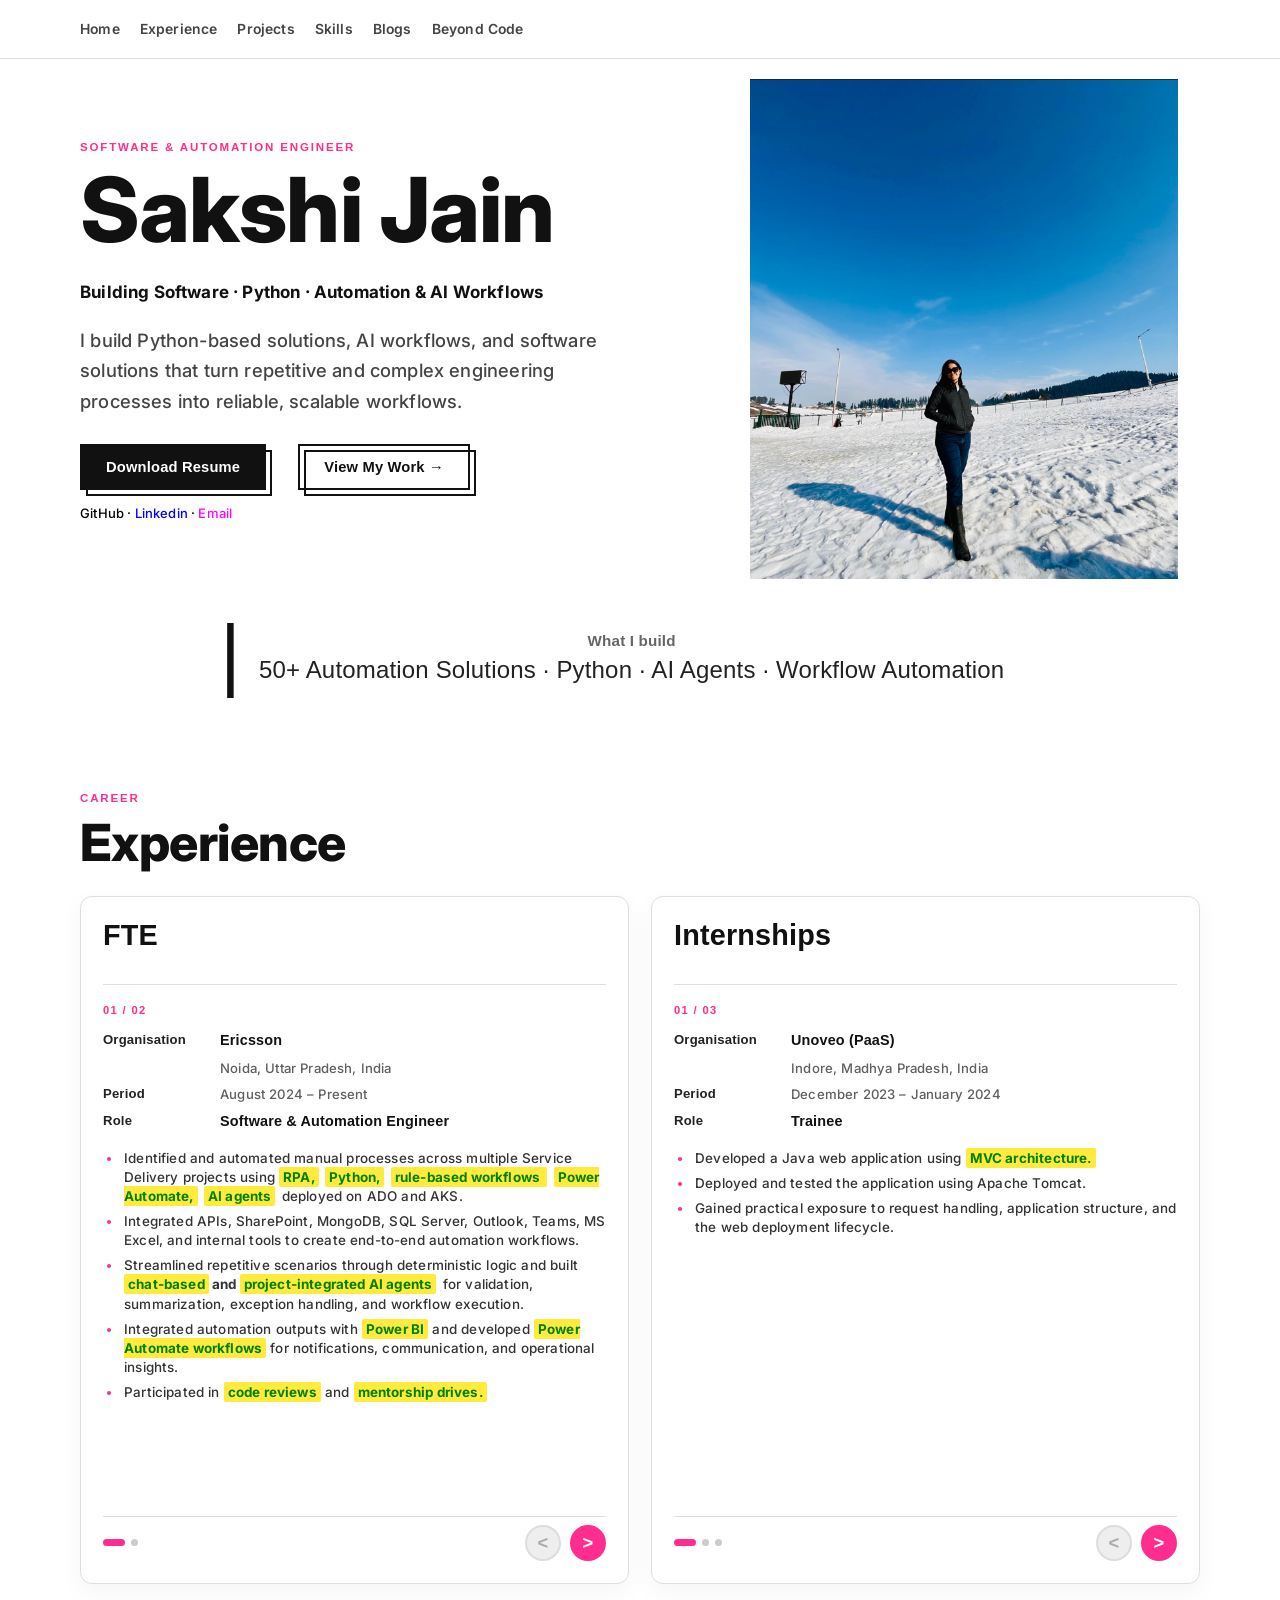
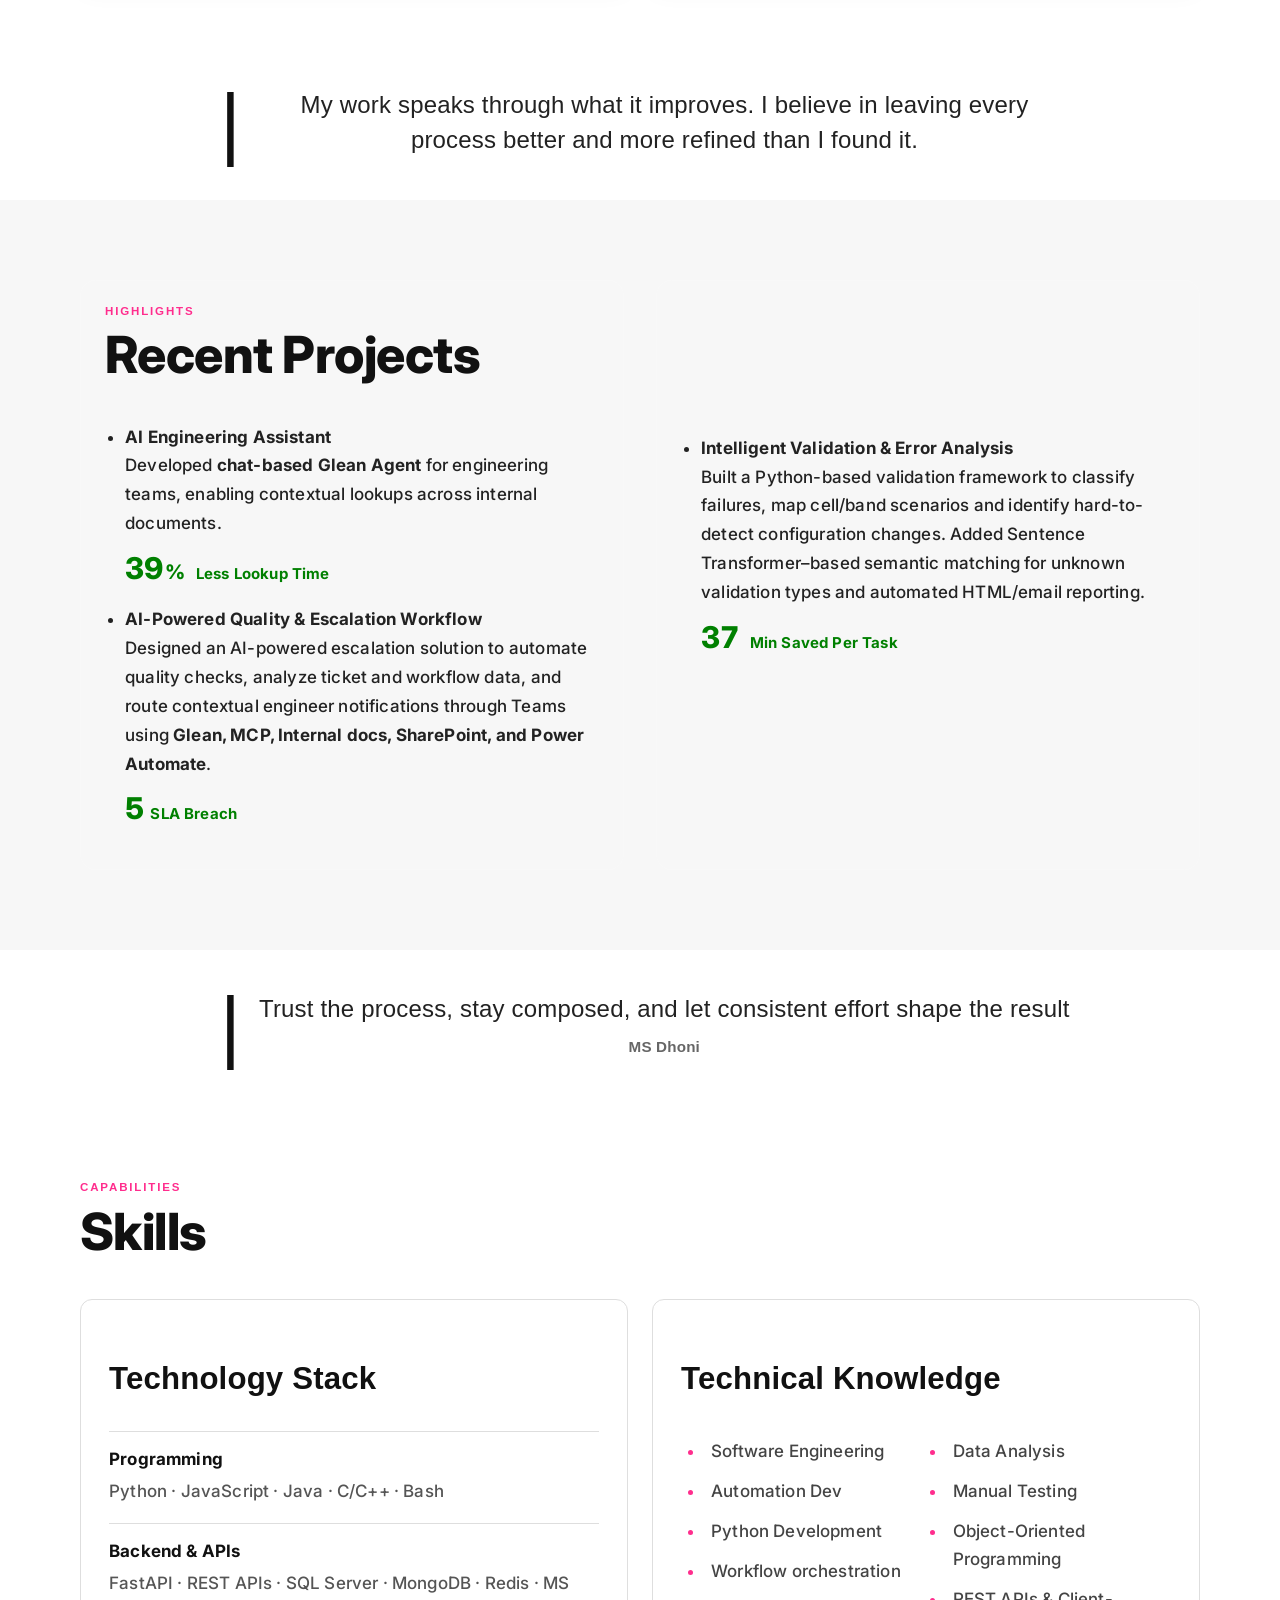
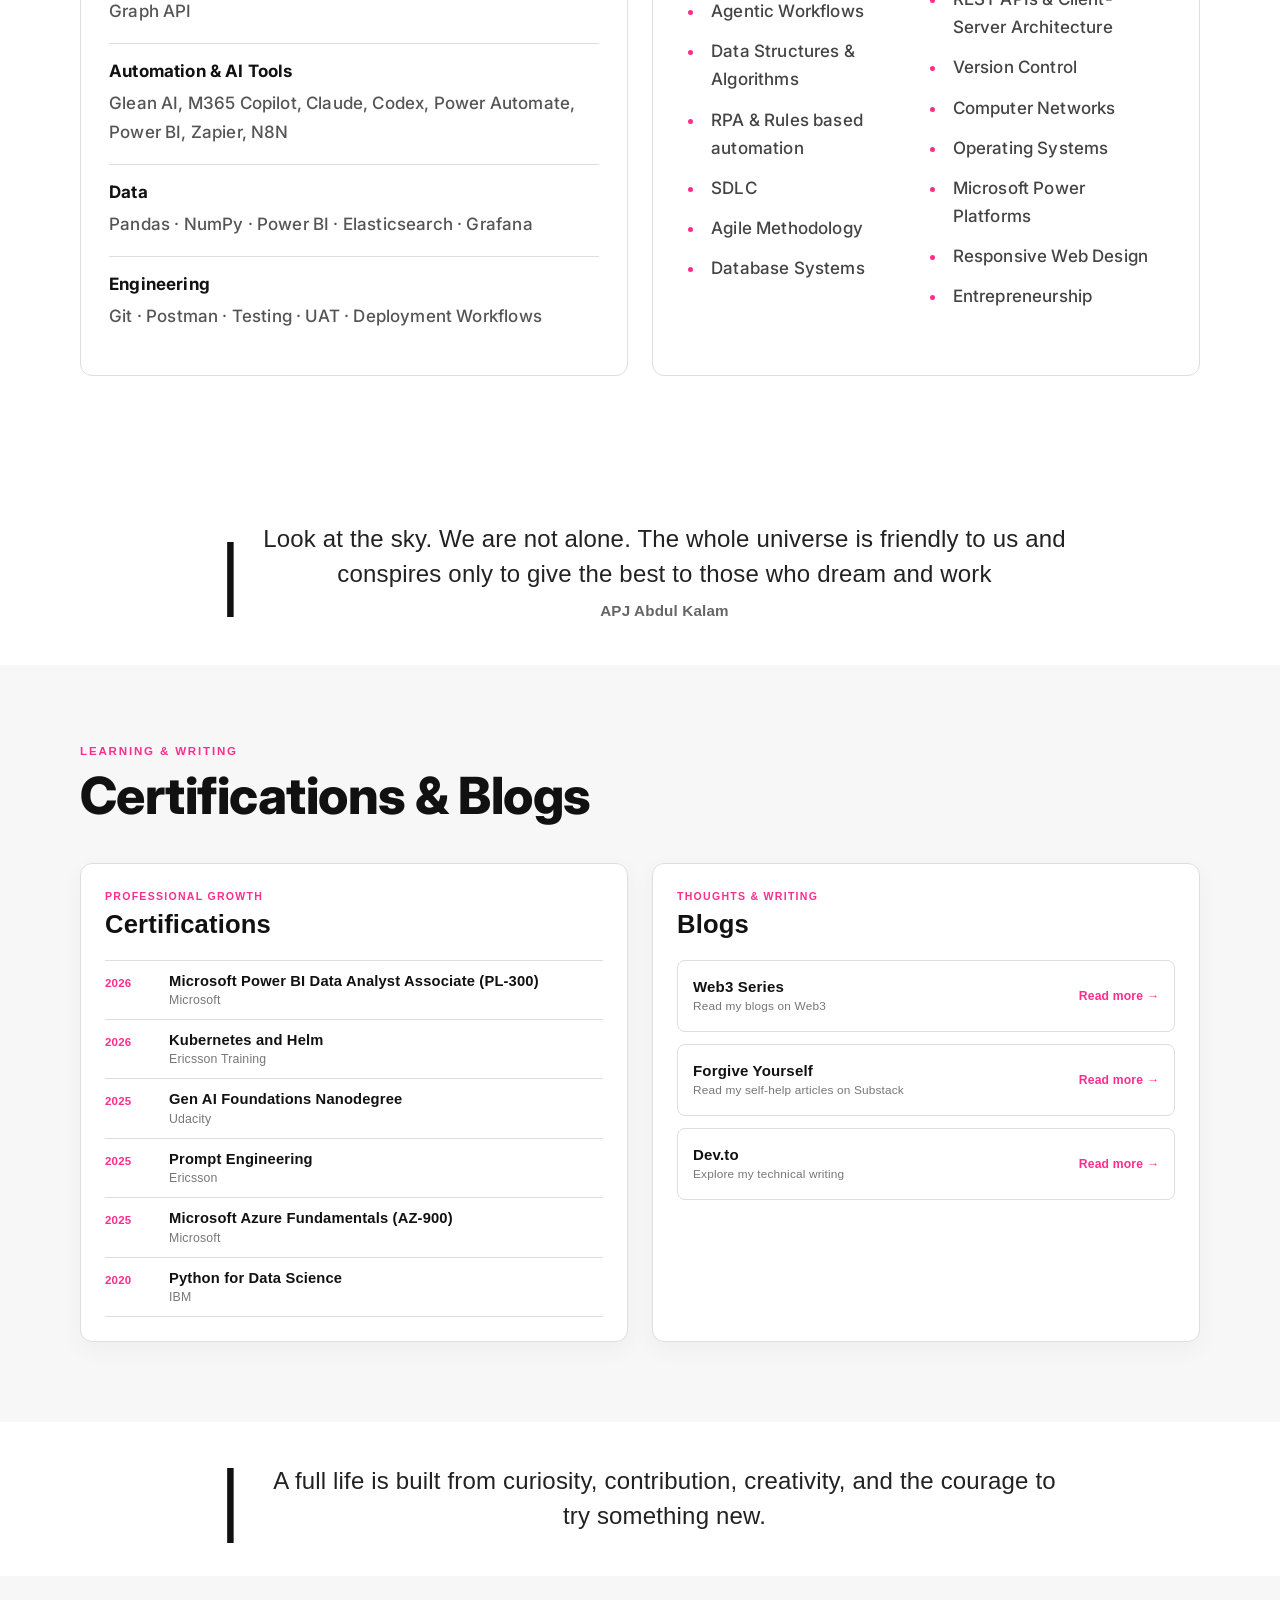
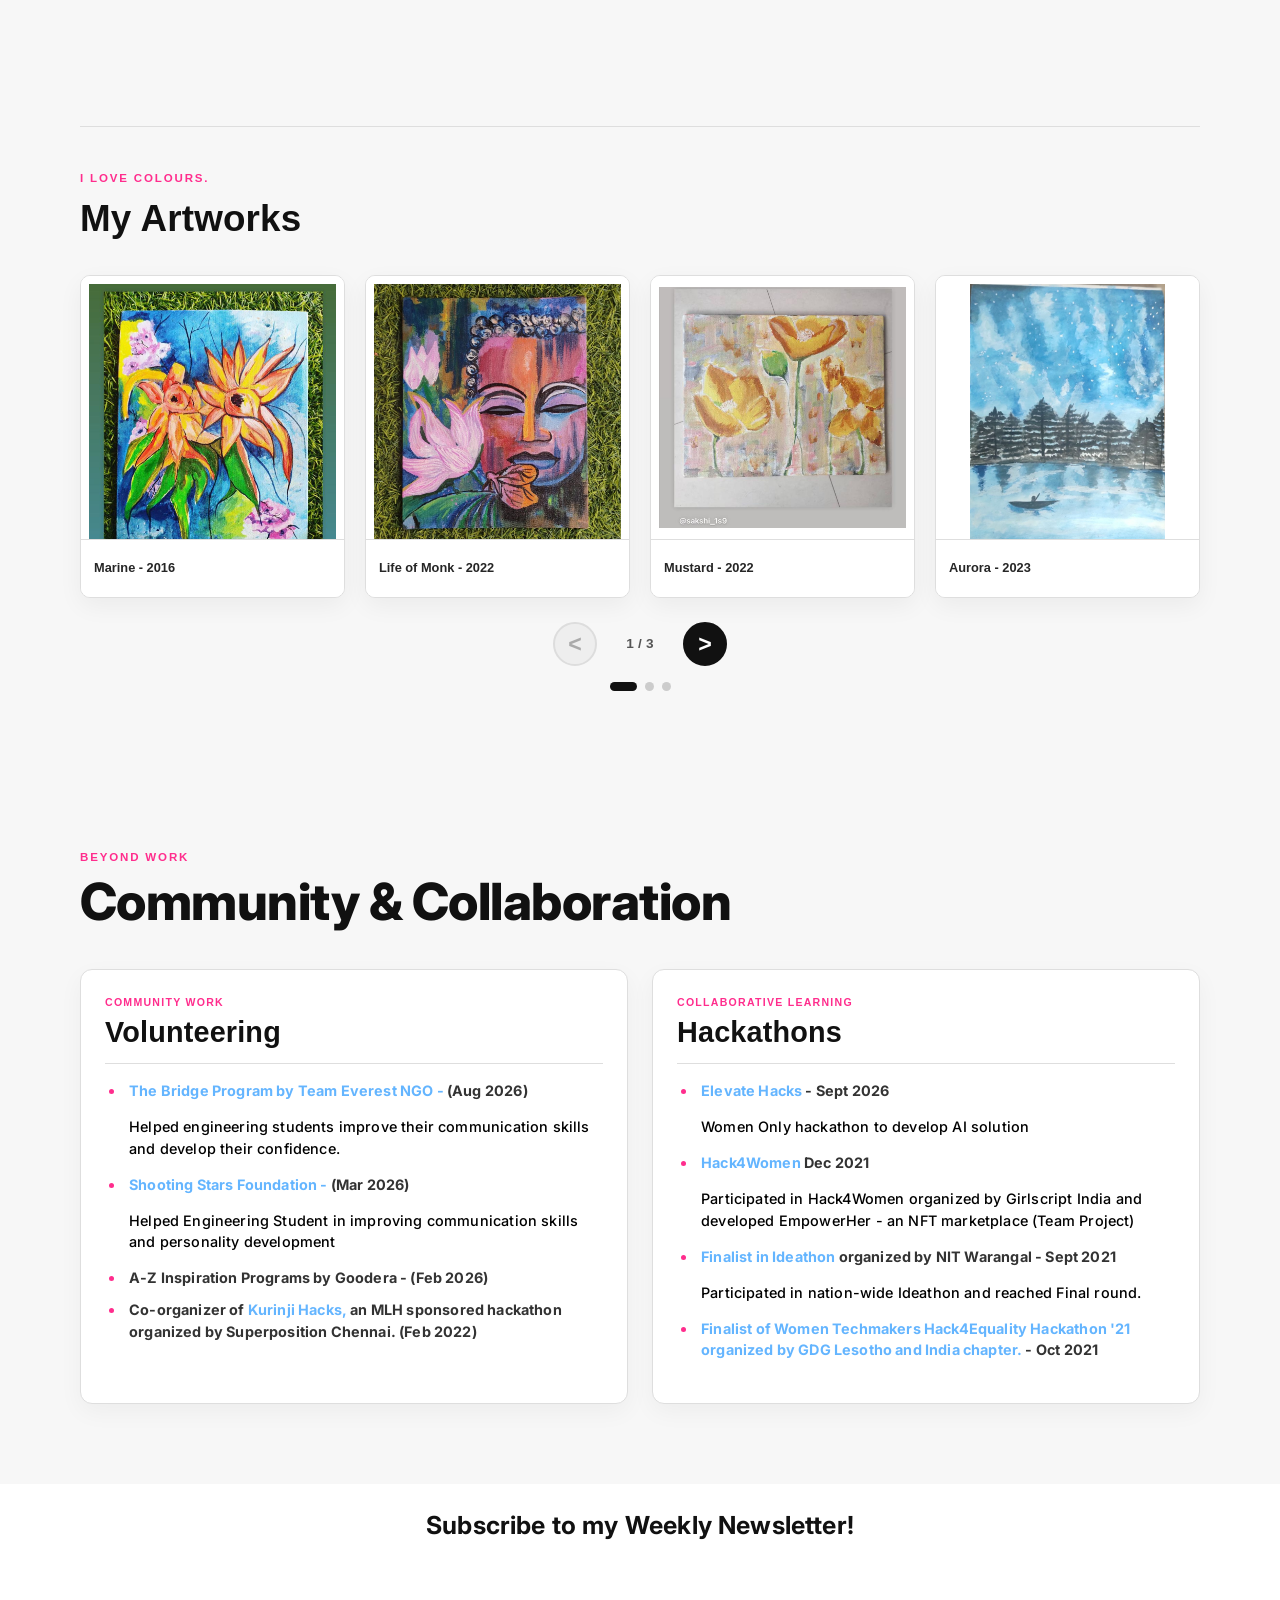
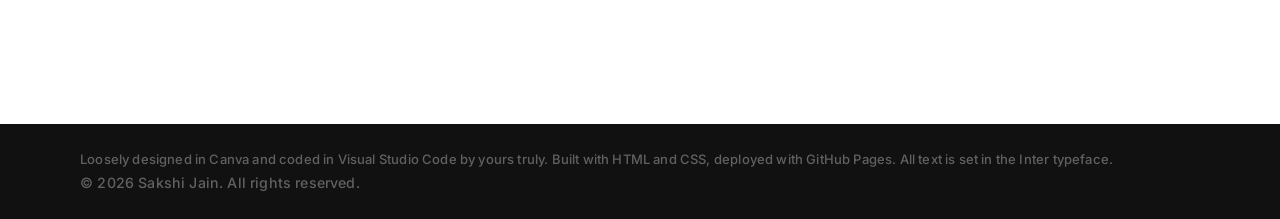
<file: index.html>
<!doctype html>
<html lang="en">
  <head>
    <meta charset="UTF-8" />
    <meta name="viewport" content="width=device-width, initial-scale=1.0" />
    <meta
      name="description"
      content="Portfolio of Sakshi Jain, Software Developer."
    />
    <link rel="icon" type="image/png" href="favicon.png">
    <title>Sakshi Jain | Developer</title>
    <link
href="https://fonts.googleapis.com/css2?family=Press+Start+2P&display=swap"
rel="stylesheet" />
     <link rel="https://fonts.googleapis.com"> 
    <link rel="stylesheet" href="styles.css" />

    
   
  </head>
 
  <body>
    <header class="header">
      <nav class="container nav" aria-label="Main navigation">
        <!-- <a class="logo" href="#home">SJ</a> -->
        <div class="nav-links">
          <a href="#home">Home</a><a href="#experience">Experience</a
          >
         <a href="#highlights">Projects</a
          >
          <a href="#skill">Skills</a>
          <a href="#certifications-blogs">Blogs</a>
          
           <a href="#about">Beyond Code</a>
        </div>
      </nav>
    </header>

    <main>
      <section id="home" class="section-hero">
        <div class="container two-column">
          <div>
            <p style="margin-top:40px" class="eyebrow">Software & Automation Engineer</p>
            <h2 class="mobile-on">
             <span>hello!<br />
              I am Sakshi </span> 
            </h2>
            <div>
               <p class="mobile-on">
            <b>Software & Automation Engineer.</b>
            </p>
            </div>
           
            <h1 class="mobile-off">Sakshi Jain</h1>

            <h4 class="headline">Building Software · Python · Automation & AI Workflows</h4>
            <p class="lead">
              I build Python-based solutions, AI workflows, and software solutions that turn repetitive and complex engineering processes into reliable, scalable workflows.
            </p>
            <div class="actions">
              <a
                class="button"
                href="https://drive.google.com/file/d/1d6uVRJhX1iOx9l3JA392bmILLEmLTCL3/view?usp=sharing"
                >Download Resume</a
              >
              <a class="button secondary" href="#experience">View My Work →</a>
            </div>
            <p style="font-size: small; color:black !important;">
              <a style="font-size: small; color:black !important;" href="https://github.com/Mi-kio">GitHub</a> · 
               <a style="font-size: small; color:blue !important;"href="https://www.linkedin.com/in/sakshi9ain/">Linkedin</a> · 
                <a style="font-size: small; color:fuchsia !important;"href="mailto:jain.sakshi0901@gmail.com">Email</a> 
              
              </p>
           
          </div>
          <div class="sakshi-triangles">
           <img
  src="./assets/main1.png"
  alt="Decorative triangle artwork representing Sakshi"
>
          </div>
          
        </div>
      </section>


      <div class="mobile-skill-buttons" aria-label="Key skills">
        <span class="cartoon-skill skill-python"> Python </span>

        <span class="cartoon-skill skill-rpa"> RPA </span>

        <span class="cartoon-skill skill-power"> Power Automate </span>

        <span class="cartoon-skill skill-ai"> AI Agents </span>

        <span class="cartoon-skill skill-powerbi"> Power BI </span>
      </div>

      <div class="quote quote-with-pipe">
        <span class="quote-pipe" aria-hidden="true">|</span>
        <div>
          <cite>What I build</cite>
          <blockquote>
           50+ Automation Solutions · Python · AI Agents · Workflow Automation
          </blockquote>
          

        </div>
      </div>

      <section id="experience" class="section experience-section">
        <div class="container">
          <p class="eyebrow">Career</p>
          <h2>Experience</h2>

          <div class="experience-split">
            <!-- =================================================
           FTE EXPERIENCE
           ================================================= -->
            <div class="experience-pane">
              <div class="experience-pane-heading">
                <div>
                  <h3>FTE</h3>
                </div>
              </div>

              <div class="mini-carousel">
                <!-- FTE carousel controls -->
                <input
                  class="mini-carousel-control"
                  type="radio"
                  name="fte-carousel"
                  id="fte-1"
                  checked
                />

                <input
                  class="mini-carousel-control"
                  type="radio"
                  name="fte-carousel"
                  id="fte-2"
                />

                <div class="mini-carousel-slides">
                  <!-- FTE Experience 1 -->
                  <article class="mini-slide fte-slide-1">
                    <div class="experience-number">01 / 02</div>

                    <div class="">
                      <div class="experience-details">
                        <div class="experience-field">
                          <span class="experience-label">Organisation</span>

                          <div class="experience-value">
                            <h4>Ericsson</h4>
                          </div>
                        </div>

                        <div class="experience-field">
                          <span class="experience-label"></span>

                          <div class="experience-value">
                            <p>Noida, Uttar Pradesh, India</p>
                          </div>
                        </div>

                        <div class="experience-field">
                          <span class="experience-label">Period</span>

                          <div class="experience-value">
                            <p>August 2024 – Present</p>
                          </div>
                        </div>

                        <div class="experience-field">
                          <span class="experience-label">Role</span>

                          <div class="experience-value">
                            <h4>Software & Automation Engineer</h4>
                          </div>
                        </div>
                      </div>

                      <ul class="experience-points">
                        <li>
                          Identified and automated manual processes across
                          multiple Service Delivery projects using
                         
                          <b>
                          <span class="project-list">RPA,</span>&nbsp;
                          <span class="project-list">Python,</span>&nbsp;
                          <span class="project-list">rule-based workflows </span>&nbsp;
                          <span class="project-list">Power Automate,</span>&nbsp;
                          <span class="project-list">AI agents</span>&nbsp;
                         </b>
                          deployed on ADO and AKS.
                        </li>

                        <li>
                          Integrated APIs, SharePoint, MongoDB, SQL Server,
                          Outlook, Teams, MS Excel, and internal tools to create
                          end-to-end automation workflows.
                        </li>

                        <li>
                          Streamlined repetitive scenarios through deterministic
                          logic and built
                             <b>
                          <span class="project-list">chat-based</span> and 
                          <span class="project-list">project-integrated AI agents</span>&nbsp;
                            
                            </b>
                          for validation, summarization, exception handling, and
                          workflow execution.
                        </li>

                        <li>
                          Integrated automation outputs with
                          <b class="project-list">Power BI</b>
                          and developed
                          <b class="project-list">Power Automate workflows</b>
                          for notifications, communication, and operational
                          insights.
                        </li>

                         <li>
                          Participated in 
                          <b class="project-list">code reviews</b>
                          and 
                          <b class="project-list">mentorship drives.</b>
                        
                        </li>
                       
                      </ul>
                    </div>

                    <div class="mini-carousel-footer">
                      <div class="mini-indicators">
                        <label
                          class="active-indicator"
                          for="fte-1"
                          aria-label="Show FTE experience 1"
                        ></label>

                        <label
                          for="fte-2"
                          aria-label="Show FTE experience 2"
                        ></label>
                      </div>

                      <div class="mini-navigation">
                        <span class="arrow-button disabled" aria-hidden="true">
                          &lt;
                        </span>

                        <label
                          class="arrow-button"
                          for="fte-2"
                          aria-label="Show Graduate Engineer Trainee experience"
                        >
                          &gt;
                        </label>
                      </div>
                    </div>
                  </article>

                  <!-- FTE Experience 2 -->
                  <article class="mini-slide fte-slide-2">
                    <div class="experience-number">02 / 02</div>

                    <div class="">
                      <div class="experience-details">
                        <div class="experience-field">
                          <span class="experience-label">Organisation</span>

                          <div class="experience-value">
                            <h4>Ericsson</h4>
                          </div>
                        </div>

                        <div class="experience-field">
                          <span class="experience-label"></span>

                          <div class="experience-value">
                            <p>Noida, Uttar Pradesh, India</p>
                          </div>
                        </div>

                        <div class="experience-field">
                          <span class="experience-label">Period</span>

                          <div class="experience-value">
                            <p>February 2024 – August 2024</p>
                          </div>
                        </div>

                        <div class="experience-field">
                          <span class="experience-label">Role</span>

                          <div class="experience-value">
                            <h4>Graduate Engineer Trainee</h4>
                          </div>
                        </div>
                      </div>

                      <ul class="experience-points">
                        <li>
                          Designed an automated email workflow to identify and
                          reject project-specific tickets after defined SLA
                          thresholds were crossed.
                        </li>

                        <li>
                          Developed a
                          <b class="project-list">CustomTkinter</b> application
                          for collecting ticket feedback, user challenges, and
                          issue-specific information.
                        </li>

                        <li>
                          Used
                          <b class="project-list">Elasticsearch and Grafana</b>
                          to monitor automation logs, analyze failures, identify
                          root causes, and troubleshoot production issues.
                        </li>

                        <li>
                          Performed functional testing, UAT, defect validation,
                          and post-deployment checks to ensure reliable
                          automation performance.
                        </li>

                        <li>
                          Worked with
                          <b>cross-functional stakeholders and clients</b>
                          to understand process gaps, gather requirements, and
                          identify automation opportunities.
                        </li>
                      </ul>
                    </div>

                    <div class="mini-carousel-footer">
                      <div class="mini-indicators">
                        <label
                          for="fte-1"
                          aria-label="Show FTE experience 1"
                        ></label>

                        <label
                          class="active-indicator"
                          for="fte-2"
                          aria-label="Show FTE experience 2"
                        ></label>
                      </div>

                      <div class="mini-navigation">
                        <label
                          class="arrow-button"
                          for="fte-1"
                          aria-label="Show Automation Developer experience"
                        >
                          &lt;
                        </label>

                        <span class="arrow-button disabled" aria-hidden="true">
                          &gt;
                        </span>
                      </div>
                    </div>
                  </article>
                </div>
              </div>
            </div>

            <!-- =================================================
           INTERNSHIP EXPERIENCE
           ================================================= -->
            <div class="experience-pane">
              <div class="experience-pane-heading">
                <div>
                  <h3>Internships</h3>
                </div>
              </div>

              <div class="mini-carousel">
                <!-- Internship carousel controls -->
                <input
                  class="mini-carousel-control"
                  type="radio"
                  name="internship-carousel"
                  id="internship-1"
                  checked
                />

                <input
                  class="mini-carousel-control"
                  type="radio"
                  name="internship-carousel"
                  id="internship-2"
                />

                <input
                  class="mini-carousel-control"
                  type="radio"
                  name="internship-carousel"
                  id="internship-3"
                />

                <div class="mini-carousel-slides">
                  <!-- Internship 1 -->
                  <article class="mini-slide internship-slide-1">
                    <div class="experience-number">01 / 03</div>

                    <div class="">
                      <div class="experience-details">
                        <div class="experience-field">
                          <span class="experience-label">Organisation</span>

                          <div class="experience-value">
                            <h4>Unoveo (PaaS)</h4>
                           
                          </div>
                        </div>

                        <div class="experience-field">
                          <span class="experience-label"></span>

                          <div class="experience-value">
                            <p>Indore, Madhya Pradesh, India</p>
                          </div>
                        </div>

                        <div class="experience-field">
                          <span class="experience-label">Period</span>

                          <div class="experience-value">
                            <p>December 2023 – January 2024</p>
                          </div>
                        </div>

                        <div class="experience-field">
                          <span class="experience-label">Role</span>

                          <div class="experience-value">
                            <h4>Trainee</h4>
                          </div>
                        </div>
                      </div>

                      <ul class="experience-points">
                        <li>
                          Developed a Java web application using <span class="project-list"><b>MVC architecture.</b></span> 
                          
                        </li>

                        <li>
                          Deployed and tested the application using Apache
                          Tomcat.
                        </li>

                        <li>
                          Gained practical exposure to request handling,
                          application structure, and the web deployment
                          lifecycle.
                        </li>
                      </ul>
                    
                    </div>

                    <div class="mini-carousel-footer">
                      <div class="mini-indicators">
                        <label
                          class="active-indicator"
                          for="internship-1"
                          aria-label="Show internship 1"
                        ></label>

                        <label
                          for="internship-2"
                          aria-label="Show internship 2"
                        ></label>

                        <label
                          for="internship-3"
                          aria-label="Show internship 3"
                        ></label>
                      </div>

                      <div class="mini-navigation">
                        <span class="arrow-button disabled" aria-hidden="true">
                          &lt;
                        </span>

                        <label
                          class="arrow-button"
                          for="internship-2"
                          aria-label="Show Walkover Web Solutions experience"
                        >
                          &gt;
                        </label>
                      </div>
                    </div>
                  </article>

                  <!-- Internship 2 -->
                  <article class="mini-slide internship-slide-2">
                    <div class="experience-number">02 / 03</div>

                    <div class="">
                      <div class="experience-details">
                        <div class="experience-field">
                          <span class="experience-label">Organisation</span>

                          <div class="experience-value">
                            <h4>Walkover Web Solutions (SaaS)</h4>
                            
                          </div>
                        </div>

                        <div class="experience-field">
                          <span class="experience-label"></span>

                          <div class="experience-value">
                            <p>Indore, Madhya Pradesh, India</p>
                          </div>
                        </div>

                        <div class="experience-field">
                          <span class="experience-label">Period</span>

                          <div class="experience-value">
                            <p>January 2023 – May 2023</p>
                          </div>
                        </div>

                        <div class="experience-field">
                          <span class="experience-label">Role</span>

                          <div class="experience-value">
                            <h4>Technical Intern</h4>
                          </div>
                        </div>
                      </div>

                      <ul class="experience-points">
                        <li>
                          Designed wireframes, product requirement documents,
                          and system architecture for the
                          <b>MSG91 Knowledge Base platform</b>.
                        </li>

                        <li>
                          Implemented the user interface using
                          <b>
                          <span class="project-list">AngularJS,</span>&nbsp;
                          <span class="project-list">Angular Material,</span>&nbsp;
                          <span class="project-list">LiquidJS, </span>&nbsp;
                          <span class="project-list">CSS</span>
                         </b>.
                        </li>

                        <li>
                          Developed backend analytics features using
                          <b>
                            <span class="project-list">NodeJS,</span>&nbsp;
                          <span class="project-list">MongoDB,</span>&nbsp;
                             </b> including engagement
                          metrics.
                        </li>

                        <li>
                          Built an article editor with automatic saving and
                          offline handling capabilities.
                        </li>
                      </ul>
                    </div>

                    <div class="mini-carousel-footer">
                      <div class="mini-indicators">
                        <label
                          for="internship-1"
                          aria-label="Show internship 1"
                        ></label>

                        <label
                          class="active-indicator"
                          for="internship-2"
                          aria-label="Show internship 2"
                        ></label>

                        <label
                          for="internship-3"
                          aria-label="Show internship 3"
                        ></label>
                      </div>

                      <div class="mini-navigation">
                        <label
                          class="arrow-button"
                          for="internship-1"
                          aria-label="Show Unoveo experience"
                        >
                          &lt;
                        </label>

                        <label
                          class="arrow-button"
                          for="internship-3"
                          aria-label="Show Wrytin experience"
                        >
                          &gt;
                        </label>
                      </div>
                    </div>
                  </article>

                  <!-- Internship 3 -->
                  <article class="mini-slide internship-slide-3">
                    <div class="experience-number">03 / 03</div>

                    <div class="">
                      <div class="experience-details">
                        <div class="experience-field">
                          <span class="experience-label">Organisation</span>

                          <div class="experience-value">
                            <h4>Wrytin</h4>
                      
                          </div>
                        </div>

                        <div class="experience-field">
                          <span class="experience-label"></span>

                          <div class="experience-value">
                            <p>Remote</p>
                          </div>
                        </div>

                        <div class="experience-field">
                          <span class="experience-label">Period</span>

                          <div class="experience-value">
                            <p>May 2019 – June 2019</p>
                          </div>
                        </div>

                        <div class="experience-field">
                          <span class="experience-label">Role</span>

                          <div class="experience-value">
                            <h4>Content Writing Intern</h4>
                          </div>
                        </div>
                      </div>

                      <ul class="experience-points">
                        <li>
                          Published 50+ articles across personal development,
                          lifestyle, travel, history, health awareness, and
                          social topics.
                        </li>

                        <li>
                         Strengthened research, communication, and storytelling skills while learning to explain ideas clearly to different audiences.
                        </li>

                        <li>
                          Learned and applied <span class="project-list"><b>Search Engine Optimization
                          </b></span>
                        </li>


                        <li>
                          <b>
                          <a
                  href="https://wrytin.com/sakshiijain"
                  target="_blank"
                  rel="noopener noreferrer"
                  aria-label="Read Sakshi Jain's creative writing on Wrytin"
                >Check out my profile!</a></b>
                          
                        </li>
                          
                      </ul>
                    </div>

                    <div class="mini-carousel-footer">
                      <div class="mini-indicators">
                        <label
                          for="internship-1"
                          aria-label="Show internship 1"
                        ></label>

                        <label
                          for="internship-2"
                          aria-label="Show internship 2"
                        ></label>

                        <label
                          class="active-indicator"
                          for="internship-3"
                          aria-label="Show internship 3"
                        ></label>
                      </div>

                      <div class="mini-navigation">
                        <label
                          class="arrow-button"
                          for="internship-2"
                          aria-label="Show Walkover Web Solutions experience"
                        >
                          &lt;
                        </label>

                        <span class="arrow-button disabled" aria-hidden="true">
                          &gt;
                        </span>
                      </div>
                    </div>
                  </article>
                </div>
              </div>
            </div>
          </div>
        </div>
      </section>

      <div class="quote quote-with-pipe">
        <span class="quote-pipe" aria-hidden="true">|</span>
        <div>
          <blockquote>
            My work speaks through what it improves. I believe in leaving every
            process better and more refined than I found it.
          </blockquote>
        </div>
      </div>

        <section id="highlights" class="section soft">
          <div class="container">
            <div class="highlights-panes">
              <!-- Achievements -->
              <div class="highlights-pane">
                <p class="eyebrow">Highlights</p>
                <h2>Recent Projects</h2>

                <ul class="highlights-list">
                  <li>
                    <strong>AI Engineering Assistant</strong><br />
                    Developed <b>chat-based Glean Agent</b> for engineering teams,
                    enabling contextual lookups across internal documents. <br />
                   <span class="impact-number-wrap">
  <span
    class="impact-counter"
    data-target="43"
    data-start="0"
  >0</span>
  <span class="impact-suffix">%</span>
  <span class="impact-label"> &nbsp; Less Lookup Time</span>
</span>
                  </li>

                  <!-- <li>
              <strong>Design Sanity Checks</strong><br>
            Developed Intelligent Sanity Check for data validation with Ericsson Library docs and guidelines which flags potential design issues before release.<br>
              <b class="project-list"><span>Impact</span> - Reduced design specific escalations by 70% </b>
            </li> -->

                  <li>
                    <strong>AI-Powered Quality & Escalation Workflow</strong><br />
                    Designed an AI-powered escalation solution to automate quality
                    checks, analyze ticket and workflow data, and route contextual
                    engineer notifications through Teams using <b>Glean, MCP,
                    Internal docs, SharePoint, and Power Automate</b>.<br />
                  
                      <span class="impact-number-wrap">
  <span
    class="impact-counter"
    data-target="0"
    data-start="50"
  >0</span>
  <span class="impact-label"> &nbsp;SLA Breach</span>
</span>
                  </li>
                </ul>
              </div>

              <!-- Certifications -->
              <div class="highlights-pane">
                <!-- <p class="eyebrow">&nbsp</p>
                <h2>&nbsp</h2> -->
                <ul class="highlights-list">
                  <div class="mobile-off">
                    <br><Br><br><br>
                  </div>
                  <li class="decorate-project">
                    <strong>Intelligent Validation & Error Analysis</strong
                    ><br />
                    <!-- Developed a <b>Python-based</b> analysis framework that scans
                    validation failures, classifies error types, maps cells to
                    bands and frequency, and leverages hierarchical binary trees
                    and scenario logic to surface hard-to-find rename, new
                    addition and removal scenarios for actionable customer
                    communication. <br /><br />
                    Implemented <b>Sentence Transformer</b>–based semantic matching to
                    identify unknown validation check types and used
                    Pandas-to-HTML table generation to create structured,
                    email-ready summaries. -->
                    Built a Python-based validation framework to classify failures, map cell/band scenarios and identify hard-to-detect configuration changes. Added Sentence Transformer–based semantic matching for unknown validation types and automated HTML/email reporting.
                    <br />
                    <span class="impact-number-wrap">
  <span
    class="impact-counter"
    data-target="40"
    data-start="12"
  >40</span>
  <span class="impact-label"> &nbsp; Min Saved Per Task</span>
</span>
                  
                  </li>
                </ul>
              </div>
            </div>
          </div>
        </section>
        <div class="quote quote-with-pipe">
          <span class="quote-pipe" aria-hidden="true">|</span>
          <div>
            <blockquote>
              Trust the process, stay composed, and let consistent effort shape
              the result
            </blockquote>
            <cite>MS Dhoni</cite>
          </div>
        </div>

      <section id="skill" class="section">
        <div class="container">
          <p class="eyebrow">Capabilities</p>
          <h2>Skills</h2>
          <div class="skill-row">
            <article class="panel">
              <h3>Technology Stack</h3>
              <div class="stack">
                <h4>Programming</h4>
                <p>
                 Python · JavaScript · Java · C/C++ · Bash
                </p>
                <h4>Backend &amp; APIs</h4>
                <p>FastAPI · REST APIs · SQL Server · MongoDB · Redis · MS Graph API</p>
            
                <h4>Automation &amp; AI Tools</h4>
                <p>
                  Glean AI, M365 Copilot, Claude, Codex, Power Automate, Power
                  BI, Zapier, N8N
                </p>
                <h4>Data</h4>
                <p>Pandas · NumPy · Power BI · Elasticsearch · Grafana</p>
                  <h4>Engineering</h4>
                <p>Git · Postman · Testing · UAT · Deployment Workflows</p>
              </div>
            </article>
            <article class="panel">
              <h3>Technical Knowledge</h3>
              <ol class="knowledge">
                <li>Software Engineering</li>
                <li>Automation Dev</li>
                <li>Python Development</li>
                <li>Workflow orchestration</li>
                <li>Agentic Workflows</li>
                
                <li>Data Structures &amp; <br />Algorithms</li>
                <li>RPA &amp; Rules based <br>automation</li>
                <li>SDLC</li>
                <li>Agile Methodology</li>
                <li>Database Systems</li>
                <li>Data Analysis</li>
                <li>Manual Testing</li>
                <li>Object-Oriented Programming</li>
                <li>REST APIs & Client-Server Architecture</li>
                <li>Version Control</li>
                <li>Computer Networks</li>
                <li>Operating Systems</li>
                <li>Microsoft Power Platforms</li>
                <li>Responsive Web Design</li>
                <li>Entrepreneurship</li>
              </ol>
            </article>
          </div>
          <div class="skill-row second">
            <!-- <article class="panel">
              <h3>Additional Skills</h3>
              <ul class="pills">
                <li>Problem-Solving &amp; Analytical Skills</li>
                <li>Flexibility</li>
                <li>Team Spirit</li>
                <li>Resource Management</li>
                <li>Leadership</li>
              </ul>
            </article>
            <article class="panel">
              <h3>Languages Known</h3>
              <div class="languages">
                <p><b>English</b><span>Professional proficiency</span></p>
                <p><b>Hindi</b><span>Native</span></p>
              </div>
            </article>
          </div>
        </div> -->
      </section>

       <div class="quote quote-with-pipe">
        <span class="quote-pipe" aria-hidden="true">|</span>
        <div>
          <blockquote>
            Look at the sky. We are not alone. The whole universe is friendly to
            us and conspires only to give the best to those who dream and work
          </blockquote>
          <cite>APJ Abdul Kalam</cite>
        </div>
      </div>


      <section
        id="certifications-blogs"
        class="section certificates-blogs-section"
      >
        <div class="container">
          <p class="eyebrow">Learning &amp; Writing</p>
          <h2>Certifications &amp; Blogs</h2>

          <div class="certificates-blogs-grid">
            <!-- Certifications pane -->
            <div class="combined-pane certifications-pane">
              <div class="pane-heading">
                <div>
                  <p class="pane-label">Professional Growth</p>
                  <h3>Certifications</h3>
                </div>
              </div>

              <div class="certification-list">
                <article class="certification-item">

                  <div class="certification-year">2026</div>

                  <div class="certification-content">
                    <h4>Microsoft Power BI Data Analyst Associate (PL-300)</h4>
                    <p>Microsoft</p>
                  </div>
                   </article>

                   <article class="certification-item">

                   <div class="certification-year">2026</div>

                  <div class="certification-content">
                    <h4>Kubernetes and Helm</h4>
                    <p>Ericsson Training</p>
                  </div>


               
                </article>

                <article class="certification-item">
                  <div class="certification-year">2025</div>

                  <div class="certification-content">
                    <h4>Gen AI Foundations Nanodegree</h4>
                    <p>Udacity</p>
                  </div>
                </article>

                <article class="certification-item">
                  <div class="certification-year">2025</div>

                  <div class="certification-content">
                    <h4>Prompt Engineering</h4>
                    <p>Ericsson</p>
                  </div>
                </article>

                <article class="certification-item">
                  <div class="certification-year">2025</div>

                  <div class="certification-content">
                    <h4>Microsoft Azure Fundamentals (AZ-900)</h4>
                    <p>Microsoft</p>
                  </div>
                </article>

                <article class="certification-item">
                  <div class="certification-year">2020</div>

                  <div class="certification-content">
                    <h4>Python for Data Science</h4>
                    <p>IBM</p>
                  </div>
                </article>
              </div>
            </div>

            <!-- Blogs pane -->
            <div class="combined-pane blogs-pane">
              <div class="pane-heading">
                <div>
                  <p class="pane-label">Thoughts &amp; Writing</p>
                  <h3>Blogs</h3>
                </div>
              </div>

              <div class="combined-blog-list">
              

                <!-- Wrytin -->
                <a
                  class="combined-blog-card"
                  href="https://dev.to/jainsakshi/series/16596"
                  target="_blank"
                  rel="noopener noreferrer"
                  aria-label="Read my blogs about Web3"
                >
                  <div class="blog-card-text">
                    <h4>Web3 Series</h4>
                    <p>Read my blogs on Web3</p>
                  </div>

                  <span class="blog-read-link">Read more →</span>
                </a>


                <!-- Substack -->
                <a
                  class="combined-blog-card"
                  href="https://substack.com/@sakshitxt/p-209411605"
                  target="_blank"
                  rel="noopener noreferrer"
                  aria-label="Read my newsletters and notes on Substack"
                >
                  <div class="blog-card-text">
                    <h4>Forgive Yourself</h4>
                    <p>Read my self-help articles on Substack</p>
                  </div>

                  <span class="blog-read-link">Read more →</span>
                </a>

                  <!-- Dev.to -->
                <a
                  class="combined-blog-card"
                  href="https://dev.to/jainsakshi"
                  target="_blank"
                  rel="noopener noreferrer"
                  aria-label="Read my articles on Dev.to"
                >
                  <div class="blog-card-text">
                    <h4>Dev.to</h4>
                    <p>Explore my technical writing</p>
                  </div>

                  <span class="blog-read-link">Read more →</span>
                </a>
              </div>
            </div>
          </div>
        </div>
      </section>

     



      <div class="quote quote-with-pipe">
        <span class="quote-pipe" aria-hidden="true">|</span>
        <div>
          <!-- <cite>My thoughts</cite> -->
          <blockquote>
            A full life is built from curiosity, contribution, creativity, and
            the courage to try something new.
          </blockquote>
        </div>
      </div>

      <section id="about" class="section soft">
        <div class="container">
          
          <div class="subsection artwork-section">
            <p class="eyebrow">I love colours.</p>
            <h3>My Artworks</h3>

            <div class="artwork-carousel">
              <!-- Carousel controls -->
              <input
                class="artwork-control"
                type="radio"
                name="artwork-carousel"
                id="artwork-page-1"
                checked
              />

              <input
                class="artwork-control"
                type="radio"
                name="artwork-carousel"
                id="artwork-page-2"
              />

              <input
                class="artwork-control"
                type="radio"
                name="artwork-carousel"
                id="artwork-page-3"
              />

              <!-- Carousel slides -->
              <div class="artwork-slides">
                <!-- Paintings 1 to 4 -->
                <div class="artwork-slide artwork-slide-1">
                  <figure class="artwork-card">
                    <div class="artwork-image">
                      <img src="assets/Marine1.png" alt="Plants" />
                    </div>

                    <figcaption><b></b>Marine - 2016</figcaption>
                  </figure>

                  <figure class="artwork-card">
                    <div class="artwork-image">
                      <img src="assets/Life of Monk1.png" alt="Plants" />
                    </div>

                    <figcaption>Life of Monk - 2022</figcaption>
                  </figure>

                  <figure class="artwork-card">
                    <div class="artwork-image">
                      <img src="assets/Yellow Garden.png" alt="Plants" />
                    </div>

                    <figcaption>Mustard - 2022</figcaption>
                  </figure>

                  <figure class="artwork-card">
                    <div class="artwork-image">
                      <img
                        src="assets/Aurora1.png"
                        alt="Aurora artwork"
                        style="
                          display: block;
                          width: 80%;
                          height: 100%;
                          margin: 0;
                          padding: 3%;
                          box-sizing: border-box;
                          object-fit: contain;
                          object-position: center;
                          background-color: white;
                          border: none;
                          box-shadow: none;
                        "
                      />
                    </div>

                    <figcaption>Aurora - 2023</figcaption>
                  </figure>
                </div>

                <!-- Paintings 5 to 8 -->
                <div class="artwork-slide artwork-slide-2">
                  <figure class="artwork-card">
                    <div class="artwork-image">
                      <img src="assets/GulmargPahalgam.png" alt="Plants" />
                    </div>

                    <figcaption>Stones I picked from Kashmir - 2025</figcaption>
                  </figure>

                  <figure class="artwork-card">
                    <div class="artwork-image">
                      <img src="assets/Dal Lake Canvas.png" alt="Plants" />
                    </div>

                    <figcaption>Dal Lake - 2025</figcaption>
                  </figure>

                  <figure class="artwork-card">
                    <div class="artwork-image">
                      <img src="assets/Sunset.png" alt="Plants" />
                    </div>

                    <figcaption>Embers on the water - 2021</figcaption>
                  </figure>

                  <figure class="artwork-card">
                    <div class="artwork-image">
                      <img src="assets/Carnation.png" alt="Plants" />
                    </div>

                    <figcaption>Stages of Blooming - 2020</figcaption>
                  </figure>
                </div>

                <!-- Paintings 9 to 12 -->
                <div class="artwork-slide artwork-slide-3">
                  <!-- Painting 9 -->
                  <figure class="artwork-card">
                    <div class="artwork-image">
                      <img
                        src="assets/FragmentsOfBecoming.png"
                        alt="Kaleidoscope artwork"
                      />
                    </div>

                    <figcaption>Kaleidoscope - 2020</figcaption>
                  </figure>

                  <!-- Empty Painting 10 -->
                  <figure class="artwork-card artwork-card-empty">
                    <div class="artwork-placeholder">
                      <span>In Progress</span>
                    </div>

                    <figcaption class="placeholder-caption">
                     In Progress
                    </figcaption>
                  </figure>

                  <!-- Empty Painting 11 -->
                  <figure class="artwork-card artwork-card-empty">
                    <div class="artwork-placeholder">
                      <span>In Progress</span>
                    </div>

                    <figcaption class="placeholder-caption">
                      In Progress
                    </figcaption>
                  </figure>

                  <!-- Empty Painting 12 -->
                  <figure class="artwork-card artwork-card-empty">
                    <div class="artwork-placeholder">
                      <span>In Progress</span>
                    </div>

                    <figcaption class="placeholder-caption">
                     In Progress
                    </figcaption>
                  </figure>
                </div>
              </div>

              <!-- Back and Next buttons -->
              <div class="artwork-navigation">
                <!-- Navigation shown on page 1 -->
                <div class="artwork-buttons artwork-buttons-1">
                  <span class="artwork-arrow disabled" aria-hidden="true">
                    &lt;
                  </span>

                  <span class="artwork-page-number">1 / 3</span>

                  <label
                    class="artwork-arrow"
                    for="artwork-page-2"
                    aria-label="Show paintings 5 to 8"
                  >
                    &gt;
                  </label>
                </div>

                <!-- Navigation shown on page 2 -->
                <div class="artwork-buttons artwork-buttons-2">
                  <label
                    class="artwork-arrow"
                    for="artwork-page-1"
                    aria-label="Show paintings 1 to 4"
                  >
                    &lt;
                  </label>

                  <span class="artwork-page-number">2 / 3</span>

                  <label
                    class="artwork-arrow"
                    for="artwork-page-3"
                    aria-label="Show painting 9"
                  >
                    &gt;
                  </label>
                </div>

                <!-- Navigation shown on page 3 -->
                <div class="artwork-buttons artwork-buttons-3">
                  <label
                    class="artwork-arrow"
                    for="artwork-page-2"
                    aria-label="Show paintings 5 to 8"
                  >
                    &lt;
                  </label>

                  <span class="artwork-page-number">3 / 3</span>

                  <span class="artwork-arrow disabled" aria-hidden="true">
                    &gt;
                  </span>
                </div>
              </div>

              <!-- Position indicators -->
              <div
                class="artwork-indicators"
                aria-label="Artwork carousel pages"
              >
                <label
                  for="artwork-page-1"
                  aria-label="Go to artwork page 1"
                ></label>

                <label
                  for="artwork-page-2"
                  aria-label="Go to artwork page 2"
                ></label>

                <label
                  for="artwork-page-3"
                  aria-label="Go to artwork page 3"
                ></label>
              </div>
            </div>
          </div>
        </div>
      </section>


      <section id="extracurriculars" class="section soft">
        <div class="container">
          <p class="eyebrow">Beyond Work</p>
          <h2>Community & Collaboration</h2>

          <div class="extracurricular-grid">
            <!-- Volunteering -->
            <article class="extracurricular-pane">
              <div class="extracurricular-heading">
                <div>
                  <p class="pane-label">Community Work</p>
                  <h3>Volunteering</h3>
                </div>
              </div>

              <div class="">
                <ul class="extracurricular-list">
                  <li>
                   <b><a href="https://www.teameverest.ngo/virtual-volunteering">The Bridge Program by Team Everest NGO - </a> (Aug 2026)</b>
                   <p class="volunteer-section">Helped engineering students improve their communication skills and develop their confidence.</p>
                  </li>

                  <li>
                    <b><a href="https://shooting-stars-foundation.org/">Shooting Stars Foundation - </a>  (Mar 2026)</b>
                    <p class="volunteer-section">Helped Engineering Student in improving communication skills and personality development</p>
                  </li>

                  <li>
                  <b>A-Z Inspiration Programs by Goodera - (Feb 2026)</b>
                  </li>

                  <li>
                    <b>Co-organizer of <a href="https://superposition-chennai.github.io/Kurinji-Hacks-Website/#/">Kurinji Hacks, </a> an MLH sponsored hackathon organized by Superposition Chennai. (Feb 2022)</b>
                  </li>
<!-- 
                  <li>
                   <b><a href="https://road-safety.framer.website/"> Indian Road Safety Campaign - </a> (Jan 2021)</b>
                   <p class="volunteer-section">Created memes and posters for their social media handles.</p>
                  </li>

                  <li>
                    <b><a href="https://www.teameverest.ngo/virtual-volunteering">Kindness Challenge by Team Everest NGO. </a> </b>
                    <p class="volunteer-section">Participated in fundraising, educating elders about google maps, UPI payments etc.</p>
                  </li> -->

                 

                  <!-- Add more volunteering points here -->
                </ul>
              </div>
            </article>

            <!-- Hackathons -->
            <article class="extracurricular-pane">
              <div class="extracurricular-heading">
                <div>
                  <p class="pane-label">Collaborative Learning</p>
                  <h3>Hackathons</h3>
                </div>
              </div>

              <div class="">
                <ul class="extracurricular-list">
                  <li>
                    <b><a href="https://luma.com/m2u16sze">Elevate Hacks</a> - Sept 2026</b>
                    <p class="volunteer-section">Women Only hackathon to develop AI solution</p>
                  </li>

                  <!-- <li>
                    <b><a href="https://www.udacity.com/certificate/e/22158262-b7bd-11ef-9c45-779bb354d214">Gen AI Nano Degree</a> Feb 2025 </b>
                    <p class="volunteer-section">Earned and Completed Bertelsmann Technology Scholarship for Gen AI Foundations</p>
                  </li> -->

                 <li>
                    <b><a href="https://devpost.com/software/empowerher-8a9bso">Hack4Women</a> Dec 2021 </b>
                    <p class="volunteer-section">Participated in Hack4Women organized by Girlscript India and developed EmpowerHer - an NFT marketplace (Team Project)</p>
                  </li>

                 
                   <li>
                    <b><a href="https://docs.google.com/presentation/d/1VWOzn_CcxlZQYSqwT18-Z0MwCWmr-VJ4/edit?usp=sharing&ouid=100058672416770198854&rtpof=true&sd=true">Finalist in <a href="https://unstop.com/competitions/ideathon-national-institute-of-technology-nit-warangal-195498">Ideathon</a> organized by NIT Warangal</a> - Sept 2021 </b>
                    <p class="volunteer-section">Participated in nation-wide Ideathon and reached Final round.</p>
                  </li>

                    <li>
                    <b><a href="https://drive.google.com/file/d/14N7lTUuKU5jwlyxjPBzLrC46l-a1wlco/view?usp=sharing">Finalist of Women Techmakers Hack4Equality Hackathon '21 organized by GDG Lesotho and India chapter.</a> - Oct 2021</b>
                    <p class="volunteer-section"></p>
                  </li>
<!-- 
                   <li>
                    <b><a href="https://drive.google.com/file/d/1m-MdPCG7aQWbFC_0006DiPNLDLlMbFGa/view?usp=sharing">Winner of Nation-wide Blog Writing Competition - Dec 2021</a>  </b>
                    <p class="volunteer-section">Participated in Black Coffer's Insigts 21</p>
                  </li> -->



                  <!-- Add more hackathon points here -->
                </ul>
              </div>
            </article>
          </div>
        </div>
      </section>

        <center>
          <h3>Subscribe to my Weekly Newsletter!</h3>
          <iframe
            src="https://sakshitxt.substack.com/embed"
            title="Subscribe to sakshi.txt"
            frameborder="0"
            scrolling="no">
          </iframe>
      </center>
 
    </main>
    <footer>
  
        <p style="font-size: small!important;"class="container">Loosely designed in Canva and coded in Visual Studio Code by yours truly. Built with HTML and CSS, deployed with GitHub Pages. All text is set in the Inter typeface.</p>
     
      <p style="font-size: smaller!important;"class="container">© 2026 Sakshi Jain. All rights reserved.</p>
      
      
    </footer>
  </body>
<script>
document.addEventListener("DOMContentLoaded", function () {

  const section = document.querySelector("#highlights");
  const counters = document.querySelectorAll("#highlights .impact-counter");

  if (!section || !counters.length) return;

  let isAnimating = false;

  function animateCounters() {

    // Prevent multiple animations from firing
    // while the section is already visible.
    if (isAnimating) return;

    isAnimating = true;

    counters.forEach(function (counter) {

      const start = Number(counter.dataset.start || 0);
      const target = Number(counter.dataset.target || 0);
      const duration = 1800;

      const startTime = performance.now();

      function update(currentTime) {

        const progress = Math.min(
          (currentTime - startTime) / duration,
          1
        );

        const eased = 1 - Math.pow(1 - progress, 3);

        const value = Math.round(
          start + (target - start) * eased
        );

        counter.textContent = value;

        if (progress < 1) {
          requestAnimationFrame(update);
        } else {
          counter.textContent = target;
        }
      }

      requestAnimationFrame(update);
    });

    setTimeout(function () {
      isAnimating = false;
    }, 1900);
  }

  const observer = new IntersectionObserver(
    function (entries) {

      entries.forEach(function (entry) {

        if (entry.isIntersecting) {

          // Reset all counters BEFORE every new animation
          counters.forEach(function (counter) {
            counter.textContent =
              counter.dataset.start || "0";
          });

          animateCounters();
        }

      });

    },
    {
      threshold: 0.25
    }
  );

  observer.observe(section);

});
</script>
</html>
</file>
<file: styles.css>
@import url("https://fonts.googleapis.com/css2?family=Inter:wght@400;500;600;700;800;900&display=swap");
:root {
  --white: #fff;
  --black: #111;
  --text: #222;
  --muted: #616161;
  --soft: #f7f7f7;
  --line: #dedede;
  --pink: #ff2d8d;
}
* {
  box-sizing: border-box;
}
html {
  scroll-behavior: smooth;
  scroll-padding-top: 60px;
}
/* body {
  margin: 0;
  background: #fff;
  color: var(--text);
  font:
    17px/1.65 Calibri,
    "Segoe UI",
    Arial,
    sans-serif;
} */
body {
  margin: 0;
  background: #fff;
  color: var(--text);
  font-family: "Inter", Calibri, "Segoe UI", Arial, sans-serif;
  font-size: 17px;
  font-weight: 400;
  line-height: 1.65;
}
a {
  color: #64b5ff;
  text-decoration: none;
}
.container {
  width: min(1120px, calc(100% - 40px));
  margin: auto;
  padding-top: 0%;
}
.header {
  position: sticky;
  top: 0;
  z-index: 10;
  background: #ffffffef;
  border-bottom: 1px solid var(--line);
  backdrop-filter: blur(14px);
}
.nav {
  display: flex;
  min-height: 58px;
  align-items: center;
  gap: 30px;
}
.logo {
  font:
    900 1.45rem Arial Black,
    Arial,
    sans-serif;
}
.nav-links {
  display: flex;
  gap: 20px;
  overflow: auto;
  white-space: nowrap;
}
.nav-links a {
  color: #444;
  font-size: 0.87rem;
  font-weight: 600;
}
.nav-links a:hover {
  color: var(--pink);
}
.section {
  padding: 80px 0;
  background: #fff;
}
.section.soft {
  background: var(--soft);
}
h1,
h2 {
  margin-top: 0;
  color: #111;
  font-family: "Inter", Calibri, "Segoe UI", Arial, sans-serif;
  font-weight: 800;
  letter-spacing: -0.01em;
  line-height: 1.02;
}

/* h1,
h2 {
  margin-top: 0;
  color: #111;
  font-family: "Arial Black", Arial, sans-serif;
  font-weight: 900;
  letter-spacing: -0.045em;
  line-height: 1.02;
} */
h1 {
  margin-bottom: 18px;
  font-size: clamp(3rem, 7vw, 5.7rem);
}
h2 {
  margin-bottom: 42px;
  font-size: clamp(2rem, 4vw, 3.3rem);
}
h3 {
  color: #111;
  font-family: Inter, "Times New Roman", serif;
  font-size: clamp(1.15rem, 2vw, 1.55rem);
  line-height: 1.3;
}
h4 {
  margin-bottom: 4px;
  color: #111;
  font-family: Inter, "Times New Roman", serif;
}
p {
  color: var(--muted);
}

html {
  scroll-behavior: smooth;
  scroll-padding-top: 60px;
}

.header {
  position: sticky;
  top: 0;
  z-index: 10;
}

.nav {
  display: flex;
  min-height: 58px;
  align-items: center;
  gap: 25px;
}

.home-layout {
  display: grid;
  grid-template-columns: 30% 70%;
  min-height: calc(100vh - 58px);
  align-items: stretch;
  overflow-x: hidden;
  overflow-y: visible;
}

.home-content {
  display: flex;
  min-width: 0;
  padding: 30px 35px;
  justify-content: center;
  flex-direction: column;
}

.home-content .eyebrow {
  margin: 0 0 8px;
}

.home-content h1 {
  margin: 8px 0 16px;
  font-size: clamp(3rem, 6vw, 6.5rem);
  line-height: 0.92;
}

.home-content h3 {
  margin: 0 0 10px;
}

.home-content p {
  margin: 0;
  line-height: 1.5;
}

.home-content .actions {
  display: flex;
  margin-top: 18px;
  flex-wrap: wrap;
  gap: 10px;
}

.home-image {
  position: relative;
  min-width: 0;
  min-height: calc(100vh - 58px);
  overflow: hidden;
}

.home-image img {
  position: absolute;
  inset: 0;
  display: block;
  width: 100%;
  height: 100%;
  max-width: none;
  object-fit: cover;
  object-position: center;
  border: 0;
}

.eyebrow {
  margin: 0 0 10px;
  color: var(--pink);
  font:
    800 0.72rem/1.2 Arial,
    sans-serif;
  letter-spacing: 0.16em;
  text-transform: uppercase;
}
.game-hello {
color: #111;
font-family: "Press Start 2P", monospace;
font-size: clamp(1.5rem, 2vw, 1.4rem);
font-weight: 1000;
letter-spacing: 0.04em;
line-height: 1.4;
text-shadow: 3px 3px 0 #ff2d8d;
}
.lead {
  max-width: 650px;
  color: #444;
  font-size: 1.15rem;
}
.two-column {
  display: grid;
  grid-template-columns: 1fr 1fr;
  gap: 60px;
  align-items: center;
}
.home-content {
  display: flex;
  min-width: 0;
  padding: 30px 35px;
  justify-content: center;
  flex-direction: column;
}
.home-content h1 {
  margin: 12px 0 18px;
}

.home-content h3 {
  margin: 0 0 10px;
}

.home-content p {
  margin: 0 0 18px;
  line-height: 1.5;
}
.highlights-panes {
  display: grid;
  grid-template-columns: 1fr 1fr;
  gap: 2rem;
}

.highlights-pane {
  background: rgba(255, 255, 255, 0.04);
  border: 1px solid rgba(255, 255, 255, 0.08);
  border-radius: 16px;
  padding: 1.5rem;
}

.highlights-list {
  padding-left: 1.25rem;
}

.highlights-list li {
  margin-bottom: 1rem;
  line-height: 1.7;
}

@media (max-width: 768px) {
  .highlights-panes {
    grid-template-columns: 1fr;
  }
}
.home-content .actions {
  margin-top: 12px;
}
a {
  text-decoration: none;
  transition: color 0.3s ease;
}

a:hover {
  color: #64b5ff; /* choose any accent color matching your theme */
  font-weight: 700;
  text-underline-offset: 3px;
}
.hero {
  padding: 30px 0 50px;
}
.hero-photo {
  aspect-ratio: 4/5;
  border-radius: 24px;
}
.placeholder {
  display: grid;
  place-items: center;
  background: #eee;
  border: 1px solid #d5d5d5;
  color: #777;
  font-weight: 700;
}
.actions {
  display: flex;
  gap: 32px;
  flex-wrap: wrap;
  margin-top: 28px;
}
.button {
  padding: 11px 21px;
  border: 2px solid #111;
  border-radius: 2px;
  background: #111;
  color: #fff;
  font-weight: 800;
}
.button.secondary {
  background: #fff;
  color: #111;
}
.button:hover {
  border-color: var(--pink);
  /* background: var(--pink); */
  /* color: black; */
}

@media (max-width: 650px) {
  .nav {
    min-height: 54px;
  }

  .home-layout {
    display: flex;
    min-height: auto;
    flex-direction: column;
  }

  .home-image {
    order: 1;
    width: 100%;
    height: 50vh;
    min-height: 300px;
  }

  .home-content {
    order: 2;
    padding: 32px 20px 42px;
  }

  .home-content h1 {
    font-size: clamp(3rem, 16vw, 4.8rem);
  }

  .home-content .actions {
    margin-top: 20px;
  }
}
.quote {
  padding: 34px 20px;
  /* background: #f3f3f3; */
  /* border-block: 1px solid var(--line); */
  color: #111;
  text-align: center;
  font: calibri;
}
.timeline {
  border-top: 1px solid var(--line);
}
.timeline article {
  display: grid;
  grid-template-columns: 180px 1fr;
  gap: 32px;
  padding: 28px 0;
  border-bottom: 1px solid var(--line);
}
.timeline b,
.card > b {
  color: var(--pink);
}
.grid {
  display: grid;
  gap: 22px;
}
.grid.two {
  grid-template-columns: repeat(2, 1fr);
}
.grid.three {
  grid-template-columns: repeat(3, 1fr);
}
.card,
.panel,
.contact-form-wrap {
  padding: 28px;
  background: #fff;
  border: 1px solid var(--line);
  border-radius: 12px;
  box-shadow: 0 9px 28px white;
}
.card p,
.panel p {
  color: #555;
}
.blog-grid {
  display: grid;
  grid-template-columns: repeat(3, 1fr);
  gap: 22px;
}
.blog-card {
  display: grid;
  grid-template-rows: 3fr 1fr;
  overflow: hidden;
  aspect-ratio: 1;
  background: #fff;
  border: 1px solid var(--line);
  border-radius: 12px;
}
.blog-image {
  display: grid;
  place-items: center;
  background: #111;
  color: #fff;
  font:
    900 1.3rem Arial Black,
    Arial,
    sans-serif;
}
.blog-image.substack {
  background: #d91570;
}
.blog-image.automation {
  background: #e45c00;
}
.blog-card h3 {
  display: flex;
  align-items: center;
  margin: 0;
  padding: 16px;
  font-size: 1.08rem;
}
.about {
  align-items: start;
}
.about-photo {
  width: min(280px, 100%);
  aspect-ratio: 4/5;
  border-radius: 18px;
}
.subsection {
  margin-top: 70px;
  padding-top: 45px;
  border-top: 1px solid var(--line);
}
.subsection > h3,
.panel > h3,
.contact-form-wrap > h3 {
  font-family: "Arial Black", Arial, sans-serif;
  font-size: clamp(1.45rem, 2.5vw, 1.95rem);
}
.photo-grid,
.art-grid {
  display: grid;
  grid-template-columns: repeat(4, 1fr);
  gap: 18px;
}
figure {
  margin: 0;
  overflow: hidden;
  background: #fff;
  border: 1px solid var(--line);
  border-radius: 10px;
}
.personal-photo,
.art {
  aspect-ratio: 4/5;
}
figcaption {
  padding: 12px 14px;
  color: #333;
  font-family: Georgia, serif;
  font-weight: 700;
}
.skill-row {
  display: grid;
  grid-template-columns: 1fr 1fr;
  gap: 24px;
}
.skill-row.second {
  margin-top: 24px;
}
.stack h4 {
  margin-top: 18px;
  padding-top: 13px;
  border-top: 1px solid var(--line);
}
.stack p {
  margin-top: 0;
}
.stack small {
  display: inline-block;
  padding: 1px 7px;
  background: #eee;
  border: 1px solid #d2d2d2;
  border-radius: 20px;
  color: #333;
  font:
    800 0.68rem Arial,
    sans-serif;
  text-transform: uppercase;
}
.knowledge {
  columns: 2;
  padding-left: 24px;
  color: #444;
   list-style-type: disc;
}
.knowledge li {
  padding: 6px;
}
.knowledge li::marker {
  color: var(--pink);
  font-weight: 800;
}
.pills {
  padding: 0;
  list-style: none;
}
.pills li {
  margin: 8px 0;
  padding: 11px;
  background: #f7f7f7;
  border: 1px solid var(--line);
  border-left: 3px solid var(--pink);
  border-radius: 7px;
}
.languages p {
  display: flex;
  justify-content: space-between;
  padding: 17px 0;
  border-bottom: 1px solid var(--line);
}
.languages b {
  color: #111;
}
.contact-layout {
  display: grid;
  grid-template-columns: 0.75fr 1.25fr;
  gap: 70px;
  align-items: start;
}
.contact-links {
  display: grid;
}
.contact-links a {
  padding: 13px 0;
  border-bottom: 1px solid var(--line);
}
.contact-links a:hover {
  color: var(#64b5ff);
}
.contact-form {
  display: grid;
}
.contact-form label {
  position: absolute;
  width: 1px;
  height: 1px;
  overflow: hidden;
  clip: rect(0 0 0 0);
}
.contact-form input,
.contact-form textarea {
  width: 100%;
  margin-bottom: 20px;
  padding: 21px 24px;
  border: 1px solid #d7d7d7;
  background: #fff;
  color: #111;
  font:
    1.08rem Calibri,
    "Segoe UI",
    Arial,
    sans-serif;
  outline: none;
}
.contact-form input:focus,
.contact-form textarea:focus {
  border-color: #111;
  box-shadow: 0 0 0 3px #ff2d8d20;
}
.contact-form textarea {
  min-height: 150px;
  resize: vertical;
}
.contact-form button {
  justify-self: end;
  padding: 12px 26px;
  border: 0;
  border-radius: 999px;
  background: #111;
  color: #fff;
  font-weight: 800;
  cursor: pointer;
}
.contact-form button:hover {
  background: var(--pink);
}
.honeypot {
  position: absolute !important;
  left: -9999px !important;
}
.form-note {
  text-align: right;
  font-size: 0.82rem;
}
footer {
  padding: 25px;
  background: #111;
  color: #ccc;
}
/* Keep the About image and text aligned at the top */
.two-column.about {
  display: grid;
  grid-template-columns: 1fr 1fr;
  gap: 70px;
  align-items: start;
}

/* About image must not inherit Home image rules */
.about-image {
  width: 100%;
  margin: 0;
  padding: 0;
  align-self: start;
  overflow: hidden;
}

.about-image img {
  display: block;
  width: 100%;
  height: 500px;
  margin: 0;
  padding: 0;
  object-fit: cover;
  object-position: center;
  border: 0;
  border-radius: 0;
  box-shadow: none;
}

/* Remove the default top margin from the first heading */
.about-content {
  margin: 0;
  padding: 0;
  align-self: start;
}

.about-content h3 {
  margin: 0 0 24px;
}

.about-content p {
  margin: 0 0 24px;
}
@media (max-width: 900px) {
  .two-column,
  .skill-row,
  .contact-layout {
    grid-template-columns: 1fr;
  }
  .grid.three,
  .blog-grid,
  .photo-grid,
  .art-grid {
    grid-template-columns: repeat(2, 1fr);
  }
}
#about .two-column.about {
  align-items: start !important;
}

#about .about-image,
#about .about-content {
  align-self: start !important;
  margin-top: 0 !important;
}

#about .about-content > :first-child {
  margin-top: 0 !important;
}

@media (max-width: 768px) {
  .two-column.about {
    grid-template-columns: 1fr;
    gap: 28px;
  }

  .about-image img {
    width: 100%;
    height: auto;
    max-height: 500px;
    object-fit: cover;
  }

  .about-content h3 {
    margin-top: 0;
  }
}
@media (max-width: 620px) {
  .container {
    width: calc(100% - 28px);
  }
  .section {
    padding: 62px 0;
  }
  .nav-links {
    max-width: 82vw;
  }
  .timeline article,
  .grid.two,
  .grid.three,
  .blog-grid,
  .photo-grid,
  .art-grid {
    grid-template-columns: 1fr;
  }
  .knowledge {
    columns: 1;
    font-size: smaller;
    line-height: 0.9rem;
  }
  .languages p {
    flex-direction: column;
  }
  .contact-form button {
    width: 100%;
  }
  .contact-form-wrap {
    padding: 21px;
  }
}

.sakshi-triangles {
  margin-left: 80px;
  margin-top:20px !important
}

.sakshi-triangles img {
  display: block;
  width: auto;
  height: 500px;
  max-width: 100%;
  object-fit: contain;
}

@media (max-width: 768px) {
  .sakshi-triangles {
    margin-left: 0;
    text-align: center;
  }

  .sakshi-triangles img {
    width: 100%;
    height: auto;
    max-height: 500px;
    margin-inline: auto;
  }
}
/* =====================================================
   SPLIT EXPERIENCE SECTION
   ===================================================== */

.experience-section {
  padding-top: 62px;
  padding-bottom: 62px;
}

/* Reduce space below the main Experience heading */
.experience-section h2 {
  margin-bottom: 28px;
}

/* FTE and Internship panes */
.experience-split {
  display: grid;
  grid-template-columns: repeat(2, minmax(0, 1fr));
  gap: 22px;
  align-items: stretch;
}

.experience-pane {
  display: flex;
  min-width: 0;
  padding: 22px;
  flex-direction: column;
  border: 1px solid var(--line);
  border-radius: 12px;
  background: var(--white);
  box-shadow: 0 8px 24px rgba(0, 0, 0, 0.045);
}

/* FTE and Internships headings */
.experience-pane-heading {
  display: flex;
  min-height: 66px;
  margin-bottom: 16px;
  padding-bottom: 14px;
  align-items: flex-start;
  justify-content: space-between;
  gap: 16px;
  border-bottom: 1px solid var(--line);
}

.pane-eyebrow {
  margin: 0 0 3px;
  color: var(--pink);
  font-family: Arial, sans-serif;
  font-size: 0.66rem;
  font-weight: 800;
  letter-spacing: 0.11em;
  text-transform: uppercase;
}

.experience-pane-heading h3 {
  margin: 0;
  color: var(--black);
  font-family: "Arial Black", Arial, sans-serif;
  font-size: clamp(1.35rem, 2.3vw, 1.8rem);
  line-height: 1.15;
}

.experience-count {
  flex: 0 0 auto;
  padding: 5px 9px;
  border: 1px solid var(--line);
  border-radius: 999px;
  color: #666;
  font-size: 0.7rem;
  font-weight: 700;
}

/* =====================================================
   INDEPENDENT CAROUSELS
   ===================================================== */

.mini-carousel {
  position: relative;
  display: flex;
  min-height: 0;
  flex: 1;
  flex-direction: column;
}

/*
  display:none prevents the browser from jumping upward
  when an arrow label selects a radio button.
*/
.mini-carousel-control {
  display: none;
}

.mini-carousel-slides {
  display: flex;
  min-height: 0;
  flex: 1;
}

.mini-slide {
  display: none;
  width: 100%;
  min-height: 0;
  flex-direction: column;
}

/* Show selected FTE slide */
#fte-1:checked
  ~ .mini-carousel-slides
  .fte-slide-1,
#fte-2:checked
  ~ .mini-carousel-slides
  .fte-slide-2 {
  display: flex;
}

/* Show selected internship slide */
#internship-1:checked
  ~ .mini-carousel-slides
  .internship-slide-1,
#internship-2:checked
  ~ .mini-carousel-slides
  .internship-slide-2,
#internship-3:checked
  ~ .mini-carousel-slides
  .internship-slide-3 {
  display: flex;
}

.experience-number {
  margin-bottom: 12px;
  color: var(--pink);
  font-family: Arial, sans-serif;
  font-size: 0.7rem;
  font-weight: 800;
  letter-spacing: 0.12em;
}

/* =====================================================
   SCROLLABLE CONTENT AREA
   ===================================================== */



/* =====================================================
   EXPERIENCE DETAILS
   ===================================================== */

.experience-details {
  display: grid;
  gap: 8px;
}

.experience-field {
  display: grid;
  grid-template-columns: 105px minmax(0, 1fr);
  gap: 12px;
  align-items: start;
}

.experience-label {
  color: #222;
  font-family: Calibri, "Segoe UI", Arial, sans-serif;
  font-size: 0.82rem;
  font-weight: 700;
  line-height: 1.35;
}

.experience-value {
  min-width: 0;
}

.experience-value h4 {
  margin: 0;
  color: var(--black);
  font-family: Calibri, "Segoe UI", Arial, sans-serif;
  font-size: 0.9rem;
  font-weight: 700;
  line-height: 1.35;
}

.experience-value p {
  margin: 0;
  color: #5f5f5f;
  font-size: 0.82rem;
  line-height: 1.4;
}

/* Compact content points */
.experience-points {
  margin: 18px 0 0;
  padding-left: 19px;
  color: #333;
  font-size: 0.84rem;
}

.experience-points li {
  margin-bottom: 6px;
  padding-left: 2px;
  line-height: 1.42;
}

.experience-points li:last-child {
  margin-bottom: 0;
}

.experience-points li::marker {
  color: var(--pink);
}

/* =====================================================
   FOOTER, INDICATORS, AND ARROWS
   ===================================================== */

.mini-carousel-footer {
  display: flex;
  margin-top: 6px;
  padding-top: 8px;
  align-items: center;
  justify-content: space-between;
  border-top: 1px solid var(--line);
}

.mini-indicators {
  display: flex;
  align-items: center;
  gap: 6px;
}

.mini-indicators label {
  width: 7px;
  height: 7px;
  border-radius: 50%;
  background: #cccccc;
  cursor: pointer;
}

.mini-indicators label.active-indicator {
  width: 22px;
  border-radius: 999px;
  background: var(--pink);
}

.mini-navigation {
  display: flex;
  align-items: center;
  gap: 9px;
}

/* Circular arrow buttons */
.arrow-button {
  display: inline-flex;
  width: 36px;
  height: 36px;
  padding: 0;
  align-items: center;
  justify-content: center;
  border: 2px solid var(--pink);
  border-radius: 50%;
  background: var(--pink);
  color: var(--white);
  font-family: Arial, sans-serif;
  font-size: 1.15rem;
  font-weight: 700;
  line-height: 1;
  cursor: pointer;
  user-select: none;
  transition:
    background-color 180ms ease,
    color 180ms ease,
    transform 180ms ease;
}

.arrow-button:hover {
  background: var(--white);
  color: var(--pink);
  transform: translateY(-2px);
}

.arrow-button:focus-visible {
  outline: 3px solid rgba(255, 45, 141, 0.22);
  outline-offset: 3px;
}

.arrow-button.disabled {
  border-color: #dddddd;
  background: #eeeeee;
  color: #aaaaaa;
  cursor: not-allowed;
  pointer-events: none;
}

/* =====================================================
   TABLET
   ===================================================== */

@media (max-width: 900px) {
  .experience-split {
    grid-template-columns: 1fr;
  }

  .experience-scroll-area {
    height: 360px;
  }
}

/* =====================================================
   MOBILE
   ===================================================== */

@media (max-width: 560px) {
  .experience-section {
    padding-top: 48px;
    padding-bottom: 48px;
  }

  .experience-section h2 {
    margin-bottom: 22px;
  }

  .experience-pane {
    padding: 18px;
  }

  .experience-pane-heading {
    min-height: 60px;
  }

  .experience-scroll-area {
    height: 420px;
    padding-right: 8px;
  }

  .experience-field {
    grid-template-columns: 1fr;
    gap: 1px;
  }

  .experience-label {
    color: #777;
    font-size: 0.68rem;
    letter-spacing: 0.07em;
    text-transform: uppercase;
  }

  .experience-value h4,
  .experience-value p {
    font-size: 0.82rem;
  }

  .experience-points {
    margin-top: 15px;
    font-size: 0.8rem;
  }

  .arrow-button {
    width: 34px;
    height: 34px;
    font-size: 1.05rem;
  }
}




/* =====================================================
   EDUCATION CARDS
   ===================================================== */

.education-grid {
  display: grid;
  grid-template-columns: repeat(2, minmax(0, 1fr));
  gap: 24px;
  align-items: stretch;
}

.education-card {
  display: flex;
  min-width: 0;
  padding: clamp(24px, 3vw, 34px);
  flex-direction: column;
  border: 1px solid var(--line);
  border-radius: 12px;
  background: var(--white);
  box-shadow: 0 10px 28px rgba(0, 0, 0, 0.05);
}

.education-number {
  margin-bottom: 20px;
  color: var(--pink);
  font-family: Arial, sans-serif;
  font-size: 0.75rem;
  font-weight: 800;
  letter-spacing: 0.14em;
}

.education-details {
  display: grid;
  gap: 15px;
}

.education-field {
  display: grid;
  grid-template-columns: 115px minmax(0, 1fr);
  gap: 18px;
  align-items: start;
}

.education-label {
  color: var(--black);
  font-family: Calibri, "Segoe UI", Arial, sans-serif;
  font-size: 1rem;
  font-weight: 700;
  line-height: 1.35;
}

.education-value {
  min-width: 0;
}

.education-value h3,
.education-value h4 {
  margin: 0;
  color: var(--black);
  overflow-wrap: anywhere;
}

.education-value h3 {
  font-family: Georgia, "Times New Roman", serif;
  font-size: clamp(1.1rem, 1.8vw, 1.35rem);
  line-height: 1.3;
}

.education-value h4 {
  font-family: Calibri, "Segoe UI", Arial, sans-serif;
  font-size: 1.05rem;
  line-height: 1.4;
}

.education-value p {
  margin: 2px 0 0;
  color: #555;
  line-height: 1.4;
}

.education-value .dummy-note {
  margin-top: 5px;
  color: #888;
  font-size: 0.78rem;
  font-style: italic;
}

.education-points {
  margin: 24px 0 0;
  padding: 20px 0 0 20px;
  border-top: 1px solid var(--line);
  color: black;
}

.education-points li {
  padding-left: 3px;
  line-height: 1.45;
}

.education-points li::marker {
  color: var(--black);
}

/* Tablet */
@media (max-width: 900px) {
  .education-grid {
    grid-template-columns: 1fr;
  }

  .education-card {
    min-height: auto;
  }

  .education-field {
    grid-template-columns: 140px minmax(0, 1fr);
  }
}

/* Mobile */
@media (max-width: 560px) {
  .education-grid {
    gap: 18px;
  }

  .education-card {
    padding: 23px 20px;
  }

  .education-details {
    gap: 17px;
  }

  .education-field {
    grid-template-columns: 1fr;
    gap: 3px;
  }

  .education-label {
    color: #777;
    font-size: 0.74rem;
    letter-spacing: 0.08em;
    text-transform: uppercase;
  }

  .education-points {
    margin-top: 22px;
  }
}

.about {
  align-items: start;
  margin-top: 100px;
}

.about-image {
  width: 100%;
  margin-top: -70px;
  overflow: hidden;
}

.about-image img {
  display: block;
  width: 100%;
  height: 430px;
  object-fit: cover;
  object-position: center;
  border: 0;
  border-radius: 0;
  box-shadow: none;
}

.about-content {
  align-self: start;
}

/* =====================================================
   ARTWORK CAROUSEL
   ===================================================== */

.artwork-section {
  margin-top: 70px;
  padding-top: 45px;
  border-top: 1px solid var(--line);
}

.artwork-section > h3 {
  margin: 8px 0 32px;
  color: var(--black);
  font-family: "Arial Black", Arial, sans-serif;
  font-size: clamp(1.6rem, 3vw, 2.3rem);
}

.artwork-carousel {
  position: relative;
  width: 100%;
}

/* Radio buttons remain functional but are not visible */
.artwork-control {
  display: none;
}

/* Hide all slides initially */
.artwork-slide {
  display: none;
  grid-template-columns: repeat(4, minmax(0, 1fr));
  gap: 20px;
}

/* Display the selected slide */
#artwork-page-1:checked ~ .artwork-slides .artwork-slide-1,
#artwork-page-2:checked ~ .artwork-slides .artwork-slide-2,
#artwork-page-3:checked ~ .artwork-slides .artwork-slide-3 {
  display: grid;
}

/* Individual painting card */
.artwork-card {
  display: flex;
  min-width: 0;
  margin: 0;
  overflow: hidden;
  flex-direction: column;
  border: 1px solid var(--line);
  border-radius: 10px;
  background: var(--white);
  box-shadow: 0 8px 24px rgba(0, 0, 0, 0.05);
  
}




figcaption {
  padding: 12px 14px;
  color: #262626;
  font-family: Arial, Helvetica, sans-serif !important;
  font-size: 0.8rem !important;
  font-weight: 600;
  line-height: 1.35;
  text-align: left !important;
  letter-spacing: 0;
}

/*
  This container determines the painting dimensions.
  Every painting receives an equal square area.
*/
.artwork-image {
  position: relative;
  width: 100%;
  overflow: hidden;
  aspect-ratio: 1 / 1;
  background: white;
  border-radius: 2px;
  border-color: black;
}


/*
  object-fit: contain displays the complete painting.
  It does not crop the painting.
  width and height keep every image inside the square.
*/
.artwork-image img {
  display: block;
  width: 100%;
  height: 100%;
  max-width: 100%;
  padding: 8px;
  object-fit: contain;
  object-position: center;
  border: 0;
  border-radius: 0;
  box-shadow: none;
}

/* Consistent caption height and styling */
.artwork-card figcaption {
  display: flex;
  min-height: 58px;
  padding: 12px 14px;
  /* align-items: center;
  justify-content: center; */
  border-top: 1px solid var(--line);
  background: #ffffff;
  color: #333333;
  font-family: Georgia, "Times New Roman", serif;
  font-size: 0.95rem;
  font-weight: 700;
  line-height: 1.3;
  text-align: center;
}

/* =====================================================
   ARTWORK NAVIGATION
   ===================================================== */

.artwork-navigation {
  margin-top: 24px;
}

.artwork-buttons {
  display: none;
  align-items: center;
  justify-content: center;
  gap: 18px;
}

/* Show the buttons belonging to the selected page */
#artwork-page-1:checked ~ .artwork-navigation .artwork-buttons-1,
#artwork-page-2:checked ~ .artwork-navigation .artwork-buttons-2,
#artwork-page-3:checked ~ .artwork-navigation .artwork-buttons-3 {
  display: flex;
}

/* Circular Back and Next controls */
.artwork-arrow {
  display: inline-flex;
  width: 44px;
  height: 44px;
  align-items: center;
  justify-content: center;
  border: 2px solid var(--black);
  border-radius: 50%;
  background: var(--black);
  color: #ffffff;
  font-family: Arial, sans-serif;
  font-size: 1.45rem;
  font-weight: 700;
  line-height: 1;
  cursor: pointer;
  user-select: none;
  transition:
    background-color 180ms ease,
    color 180ms ease,
    transform 180ms ease;
}

.artwork-arrow:hover {
  background: #ffffff;
  color: var(--black);
  transform: translateY(-2px);
}

.artwork-arrow:focus-visible {
  outline: 3px solid rgba(255, 45, 141, 0.22);
  outline-offset: 3px;
}

/* Disabled Back or Next button */
.artwork-arrow.disabled {
  border-color: #dddddd;
  background: #eeeeee;
  color: #aaaaaa;
  cursor: not-allowed;
  pointer-events: none;
}

.artwork-page-number {
  min-width: 50px;
  color: #555555;
  font-family: Calibri, "Segoe UI", Arial, sans-serif;
  font-size: 0.85rem;
  font-weight: 700;
  text-align: center;
}

/* =====================================================
   CAROUSEL DOTS
   ===================================================== */

.artwork-indicators {
  display: flex;
  margin-top: 16px;
  align-items: center;
  justify-content: center;
  gap: 8px;
}

.artwork-indicators label {
  width: 9px;
  height: 9px;
  border-radius: 50%;
  background: #cccccc;
  cursor: pointer;
  transition:
    width 180ms ease,
    border-radius 180ms ease,
    background-color 180ms ease;
}

/* Selected page indicator */
#artwork-page-1:checked ~ .artwork-indicators label[for="artwork-page-1"],
#artwork-page-2:checked ~ .artwork-indicators label[for="artwork-page-2"],
#artwork-page-3:checked ~ .artwork-indicators label[for="artwork-page-3"] {
  width: 27px;
  border-radius: 999px;
  background: var(--black);
}

/* =====================================================
   TABLET
   ===================================================== */

@media (max-width: 900px) {
  .artwork-slide {
    grid-template-columns: repeat(2, minmax(0, 1fr));
  }
}

/* =====================================================
   MOBILE
   ===================================================== */

@media (max-width: 560px) {
  .artwork-section {
    margin-top: 55px;
    padding-top: 35px;
  }

  /*
    Two smaller paintings per row are retained on mobile.
    Change this to 1fr if one painting per row is preferred.
  */
  .artwork-slide {
    grid-template-columns: repeat(2, minmax(0, 1fr));
    gap: 12px;
  }

  .artwork-image img {
    padding: 5px;
  }

  .artwork-card figcaption {
    min-height: 52px;
    padding: 9px 7px;
    font-size: 0.82rem;
  }

  .artwork-arrow {
    width: 40px;
    height: 40px;
    font-size: 1.25rem;
  }
}

.project-list {
  background-color: #ffeb3b !important;
  padding: 2px 4px;
  border-radius: 2px;
  color: green;
}

.blue-highlights {
  background-color: #85d2f1  !important;
  padding: 2px 4px;
  border-radius: 4px;
  color: white;
}

.decorate-project {
  border-radius: 10px !important;
  border-color: black;
}

/* =====================================================
   CERTIFICATIONS AND BLOGS COMBINED SECTION
   ===================================================== */

.certificates-blogs-section {
  background: #f7f7f7;
}

.certificates-blogs-grid {
  display: grid;
  grid-template-columns: repeat(2, minmax(0, 1fr));
  gap: 24px;
  align-items: stretch;
}

.combined-pane {
  min-width: 0;
  padding: clamp(24px, 3vw, 34px);
  border: 1px solid var(--line);
  border-radius: 12px;
  background: var(--white);
  box-shadow: 0 10px 28px rgba(0, 0, 0, 0.05);
}

/* Pane headings */

.pane-heading {
  display: flex;
  margin-bottom: 28px;
  align-items: flex-start;
  gap: 16px;
}

.pane-number {
  display: grid;
  width: 40px;
  height: 40px;
  flex: 0 0 auto;
  place-items: center;
  border-radius: 50%;
  background: #111111;
  color: #ffffff;
  font-family: Arial, sans-serif;
  font-size: 0.75rem;
  font-weight: 800;
}

.pane-label {
  margin: 0 0 4px;
  color: var(--pink);
  font-family: Arial, sans-serif;
  font-size: 0.7rem;
  font-weight: 800;
  letter-spacing: 0.13em;
  text-transform: uppercase;
}

.pane-heading h3 {
  margin: 0;
  color: var(--black);
  font-family: "Arial Black", Arial, sans-serif;
  font-size: clamp(1.55rem, 2.5vw, 2.1rem);
}

/* =====================================================
   CERTIFICATION LIST
   ===================================================== */

.certification-list {
  border-top: 1px solid var(--line);
}

.certification-item {
  display: grid;
  grid-template-columns: 65px minmax(0, 1fr);
  gap: 18px;
  padding: 20px 0;
  align-items: start;
  border-bottom: 1px solid var(--line);
}

.certification-year {
  color: var(--pink);
  font-family: Arial, sans-serif;
  font-size: 0.82rem;
  font-weight: 800;
}

.certification-content h4 {
  margin: 0 0 4px;
  color: var(--black);
  font-family: Georgia, "Times New Roman", serif;
  font-size: 1.08rem;
  line-height: 1.3;
}

.certification-content p {
  margin: 0;
  color: #666666;
  font-size: 0.9rem;
}

/* =====================================================
   COMPACT CERTIFICATIONS
   ===================================================== */

.certification-list {
  border-top: 1px solid var(--line);
}

.certification-item {
  display: grid;
  grid-template-columns: 55px minmax(0, 1fr);
  gap: 12px;
  padding: 11px 0;
  align-items: start;
  border-bottom: 1px solid var(--line);
}

.certification-year {
  color: var(--pink);
  font-family: Arial, sans-serif;
  font-size: 0.72rem;
  font-weight: 800;
}

.certification-content h4 {
  margin: 0 0 2px;
  color: var(--black);
  font-family: Calibri, "Segoe UI", Arial, sans-serif;
  font-size: 0.92rem;
  font-weight: 700;
  line-height: 1.25;
}

.certification-content p {
  margin: 0;
  color: #777;
  font-size: 0.78rem;
  line-height: 1.3;
}

/* Reduce padding around the complete certification pane */
.certifications-pane {
  padding: 24px;
}

/* =====================================================
   SMALL RECTANGULAR BLOG BOXES
   ===================================================== */

.combined-blog-list {
  display: grid;
  gap: 12px;
}

.combined-blog-card {
  display: flex;
  min-height: 76px;
  padding: 14px 16px;
  align-items: center;
  justify-content: space-between;
  gap: 14px;
  border: 1px solid var(--line);
  border-radius: 8px;
  background: #fff;
  transition:
    border-color 180ms ease,
    box-shadow 180ms ease,
    transform 180ms ease;
}

.combined-blog-card:hover {
  border-color: var(--black);
  box-shadow: 0 6px 16px rgba(0, 0, 0, 0.06);
  transform: translateY(-2px);
}

.combined-blog-card h4 {
  margin: 0 0 3px;
  color: var(--black);
  font-family: Calibri, "Segoe UI", Arial, sans-serif;
  font-size: 0.95rem;
  font-weight: 700;
  line-height: 1.2;
}

.combined-blog-card p {
  margin: 0;
  color: #777;
  font-family: Calibri, "Segoe UI", Arial, sans-serif;
  font-size: 0.76rem;
  line-height: 1.25;
}

.combined-blog-card > span {
  flex: 0 0 auto;
  color: var(--pink);
  font-family: Calibri, "Segoe UI", Arial, sans-serif;
  font-size: 0.76rem;
  font-weight: 700;
  white-space: nowrap;
}

/* Reduce padding around the complete Blogs pane */
.blogs-pane {
  padding: 24px;
}

/* =====================================================
   CERTIFICATIONS AND BLOGS
   ===================================================== */

.certificates-blogs-section {
  background: var(--soft);
}

.certificates-blogs-grid {
  display: grid;
  grid-template-columns: repeat(2, minmax(0, 1fr));
  gap: 24px;
  align-items: stretch;
}

/* Main panes */

.combined-pane {
  min-width: 0;
  padding: 24px;
  border: 1px solid var(--line);
  border-radius: 12px;
  background: var(--white);
  box-shadow: 0 8px 24px rgba(0, 0, 0, 0.04);
}

/* Pane heading */

.pane-heading {
  display: flex;
  margin-bottom: 20px;
  align-items: flex-start;
  gap: 14px;
}

.pane-number {
  display: grid;
  width: 36px;
  height: 36px;
  flex: 0 0 auto;
  place-items: center;
  border-radius: 50%;
  background: var(--black);
  color: var(--white);
  font-family: Arial, sans-serif;
  font-size: 0.7rem;
  font-weight: 800;
}

.pane-label {
  margin: 0 0 3px;
  color: var(--pink);
  font-family: Arial, sans-serif;
  font-size: 0.66rem;
  font-weight: 800;
  letter-spacing: 0.12em;
  text-transform: uppercase;
}

.pane-heading h3 {
  margin: 0;
  color: var(--black);
  font-family: "Arial Black", Arial, sans-serif;
  font-size: clamp(1.35rem, 2vw, 1.75rem);
  line-height: 1.2;
}

/* =====================================================
   CERTIFICATIONS
   ===================================================== */

.certification-list {
  border-top: 1px solid var(--line);
}

.certification-item {
  display: grid;
 grid-template-columns: 52px minmax(0, 1fr);
  gap: 12px;
  padding: 11px 0;
  align-items: start;
  border-bottom: 1px solid var(--line);
}

.certification-year {
  padding-top: 2px;
  color: var(--pink);
  font-family: Arial, sans-serif;
  font-size: 0.72rem;
  font-weight: 800;
}

.certification-content {
  min-width: 0;
}

.certification-content h4 {
  margin: 0 0 2px;
  color: var(--black);
  font-family: Calibri, "Segoe UI", Arial, sans-serif;
  font-size: 0.92rem;
  font-weight: 700;
  line-height: 1.25;
}

.certification-content p {
  margin: 0;
  color: #777;
  font-family: Calibri, "Segoe UI", Arial, sans-serif;
  font-size: 0.77rem;
  line-height: 1.3;
}

/* =====================================================
   BLOGS
   ===================================================== */

.combined-blog-list {
  display: grid;
  gap: 12px;
}

.combined-blog-card {
  display: flex;
  min-height: 72px;
  padding: 13px 15px;
  align-items: center;
  justify-content: space-between;
  gap: 14px;
  border: 1px solid var(--line);
  border-radius: 8px;
  background: var(--white);
  transition:
    border-color 180ms ease,
    box-shadow 180ms ease,
    transform 180ms ease;
}

.combined-blog-card:hover {
  border-color: var(--white);
  box-shadow: 0 7px 18px rgba(0, 0, 0, 0.06);
  transform: translateY(-2px);
}

.blog-card-text {
  min-width: 0;
}

.combined-blog-card h4 {
  margin: 0 0 3px;
  color: var(--black);
  font-family: Calibri, "Segoe UI", Arial, sans-serif;
  font-size: 0.94rem;
  font-weight: 700;
  line-height: 1.2;
}

.combined-blog-card p {
  margin: 0;
  color: #777;
  font-family: Calibri, "Segoe UI", Arial, sans-serif;
  font-size: 0.74rem;
  line-height: 1.25;
} 

.blog-read-link {
  flex: 0 0 auto;
  color: var(--black);
  font-family: Calibri, "Segoe UI", Arial, sans-serif;
  font-size: 0.74rem;
  font-weight: 700;
  white-space: nowrap;
}

.combined-blog-card:hover .blog-read-link {
  text-decoration: underline;
}

/* =====================================================
   RESPONSIVE
   ===================================================== */

@media (max-width: 900px) {
  .certificates-blogs-grid {
    grid-template-columns: 1fr;
  }
}

@media (max-width: 560px) {
  .combined-pane {
    padding: 20px 18px;
  }

  .pane-heading {
    margin-bottom: 18px;
  }

  .certification-item {
    grid-template-columns: 48px minmax(0, 1fr);
    padding: 10px 0;
  }

  .combined-blog-card {
    min-height: 68px;
    padding: 12px 13px;
  }

  .combined-blog-card h4 {
    font-size: 0.88rem;
  }

  .combined-blog-card p,
  .blog-read-link {
    font-size: 0.7rem;
  }
}

@media (max-width: 380px) {
  .combined-blog-card {
    align-items: flex-start;
    flex-direction: column;
    gap: 7px;
  }
}

/* =====================================================
   OFFSET RECTANGLE BUTTON STYLE
   ===================================================== */

.button,
.carousel-button,
.contact-form button,
.showcase-button,
.blog-read-button {
  position: relative;
  z-index: 1;

  display: inline-flex;
  min-height: 46px;
  padding: 10px 24px;

  align-items: center;
  justify-content: center;

  border: 2px solid #111111;
  border-radius: 0;

  background: #111111;
  color: #ffffff;

  font-family: Calibri, "Segoe UI", Arial, sans-serif;
  font-size: 0.92rem;
  font-weight: 700;
  line-height: 1;

  cursor: pointer;
  user-select: none;

  transition:
    background-color 180ms ease,
    color 180ms ease,
    transform 180ms ease;
}

/* Offset rectangle behind the button */
.button::after,
.carousel-button::after,
.contact-form button::after,
.showcase-button::after,
.blog-read-button::after {
  position: absolute;
  z-index: -1;

  top: 4px;
  left: 4px;

  width: 100%;
  height: 100%;

  border: 2px solid #111111;
  background: transparent;

  content: "";

  transition:
    top 180ms ease,
    left 180ms ease,
    border-color 180ms ease;
}

/* Hover effect */
.button:hover,
.carousel-button:hover,
.contact-form button:hover,
.showcase-button:hover,
.blog-read-button:hover {
  border-color: var(--pink);
  background: var(--pink);
  color: #ffffff;
  transform: translate(-2px, -2px);
}

/* Move the second rectangle slightly further on hover */
.button:hover::after,
.carousel-button:hover::after,
.contact-form button:hover::after,
.showcase-button:hover::after,
.blog-read-button:hover::after {
  top: 5px;
  left: 5px;
  border-color: #111111;
}

/* Pressed effect */
.button:active,
.carousel-button:active,
.contact-form button:active,
.showcase-button:active,
.blog-read-button:active {
  transform: translate(5px, 5px);
}

.button:active::after,
.carousel-button:active::after,
.contact-form button:active::after,
.showcase-button:active::after,
.blog-read-button:active::after {
  top: 2px;
  left: 2px;
}

/* Keyboard accessibility */
.button:focus-visible,
.carousel-button:focus-visible,
.contact-form button:focus-visible,
.showcase-button:focus-visible,
.blog-read-button:focus-visible {
  outline: 3px solid rgba(255, 45, 141, 0.25);
  outline-offset: 8px;
}

.experience-scroll-area {
  height: 320px;
  padding-right: 12px;
  overflow-x: hidden;
  overflow-y: scroll;

  /* Firefox */
  scrollbar-width: thin;
  scrollbar-color: var(--black) #eeeeee;
}

/* Chrome, Edge, and Safari */
.experience-scroll-area::-webkit-scrollbar {
  width: 8px;
}

.experience-scroll-area::-webkit-scrollbar-track {
  background: #eeeeee;
  border-radius: 999px;
}

.experience-scroll-area::-webkit-scrollbar-thumb {
  background-color: var(--pink);
  border: 2px solid #eeeeee;
  border-radius: 999px;
}

.experience-scroll-area::-webkit-scrollbar-thumb:hover {
  background-color: #d91570;
}

/* =====================================================
   EXTRACURRICULAR SCROLLABLE PANES
   ===================================================== */

.extracurricular-grid {
  display: grid;
  grid-template-columns: repeat(2, minmax(0, 1fr));
  gap: 24px;
  align-items: stretch;
}

.extracurricular-pane {
  display: flex;
  min-width: 0;
  padding: 24px;
  flex-direction: column;
  border: 1px solid var(--line);
  border-radius: 12px;
  background: var(--white);
  box-shadow: 0 8px 24px rgba(0, 0, 0, 0.045);
}

/* Keep the heading fixed above the scrolling content */
.extracurricular-heading {
  display: flex;
  min-height: 70px;
  margin-bottom: 14px;
  padding-bottom: 14px;
  align-items: flex-start;
  gap: 14px;
  border-bottom: 1px solid var(--line);
}

.extracurricular-number {
  display: grid;
  width: 38px;
  height: 38px;
  flex: 0 0 auto;
  place-items: center;
  border-radius: 50%;
  background: var(--black);
  color: var(--white);
  font-family: Arial, sans-serif;
  font-size: 0.7rem;
  font-weight: 800;
}

.extracurricular-heading h3 {
  margin: 0;
  color: var(--black);
  font-family: "Arial Black", Arial, sans-serif;
  font-size: clamp(1.35rem, 2.3vw, 1.8rem);
  line-height: 1.2;
}

/* Scrollable content area */
.extracurricular-scroll-area {
  height: 240px;
  padding-right: 12px;
  overflow-x: hidden;
  overflow-y: auto;

  /* Firefox */
  scrollbar-width: thin;
  scrollbar-color: var(--black) #eeeeee;
}

/* Chrome, Edge and Safari */
.extracurricular-scroll-area::-webkit-scrollbar {
  width: 7px;
}

.extracurricular-scroll-area::-webkit-scrollbar-track {
  border-radius: 999px;
  background: #eeeeee;
}

.extracurricular-scroll-area::-webkit-scrollbar-thumb {
  border: 1px solid #eeeeee;
  border-radius: 999px;
  background: var(--pink);
}

.extracurricular-scroll-area::-webkit-scrollbar-thumb:hover {
  background: black;
}

/* Content list */
.extracurricular-list {
  margin: 0;
  padding: 2px 8px 4px 20px;
  color: #333333;
}

.extracurricular-list li {
  margin-bottom: 10px;
  padding-left: 4px;
  font-size: 0.9rem;
  line-height: 1.5;
}

.extracurricular-list li:last-child {
  margin-bottom: 0;
}

.extracurricular-list li::marker {
  color: var(--pink);
}

@media (max-width: 900px) {
  .extracurricular-grid {
    grid-template-columns: 1fr;
  }

  .extracurricular-scroll-area {
    height: 280px;
  }
}

@media (max-width: 560px) {
  .extracurricular-grid {
    gap: 18px;
  }

  .extracurricular-pane {
    padding: 18px;
  }

  .extracurricular-heading {
    min-height: 62px;
    margin-bottom: 10px;
    padding-bottom: 10px;
  }

  .extracurricular-scroll-area {
    height: 260px;
    padding-right: 8px;
  }

  .extracurricular-list {
    padding-left: 18px;
  }

  .extracurricular-list li {
    margin-bottom: 8px;
    font-size: 0.84rem;
    line-height: 1.45;
  }
}


/* =====================================================
   EMPTY ARTWORK PLACEHOLDERS
   ===================================================== */

/* Real and empty artwork cards use identical dimensions */
.artwork-card,
.artwork-card-empty {
  display: flex;
  min-width: 0;
  height: 100%;
  margin: 0;
  overflow: hidden;
  flex-direction: column;
  border: 1px solid var(--line);
  border-radius: 10px;
  background: var(--white);
}

/* Keep every artwork area perfectly square */
.artwork-image,
.artwork-placeholder {
  position: relative;
  width: 100%;
  flex: 0 0 auto;
  overflow: hidden;
  aspect-ratio: 1 / 1;
}

/* Real painting images remain inside the square */
.artwork-image img {
  display: block;
  width: 100%;
  height: 100%;
  max-width: 100%;
  padding: 8px;
  object-fit: contain;
  object-position: center;
  border: 0;
  border-radius: 0;
  box-shadow: none;
}

/* Empty artwork design */
.artwork-placeholder {
  display: grid;
  padding: 20px;
  place-items: center;
  background:
    linear-gradient(
      135deg,
      transparent 0 49%,
      #e3e3e3 49% 51%,
      transparent 51% 100%
    ),
    linear-gradient(
      45deg,
      transparent 0 49%,
      #e3e3e3 49% 51%,
      transparent 51% 100%
    ),
    #f5f5f5;
  color: #999;
  text-align: center;
}

/* Small placeholder message */
.artwork-placeholder span {
  padding: 7px 10px;
  border: 1px solid #d8d8d8;
  background: rgba(255, 255, 255, 0.92);
  color: #888;
  font-family: Arial, Helvetica, sans-serif;
  font-size: 0.72rem;
  font-weight: 600;
  letter-spacing: 0.04em;
  text-transform: uppercase;
}

/* Keep all captions at the same height */
.artwork-card figcaption {
  display: flex;
  min-height: 58px;
  padding: 11px 13px;
  align-items: center;
  justify-content: flex-start;
  border-top: 1px solid var(--line);
  background: #fff;
  color: #262626;
  font-family: Arial, Helvetica, sans-serif;
  font-size: 0.8rem;
  font-weight: 600;
  line-height: 1.3;
  text-align: left;
}

/* Lighter caption for an empty card */
.artwork-card-empty figcaption {
  background: #fafafa;
  color: #aaa;
}

.placeholder-caption {
  font-style: italic;
  font-weight: 400;
}

/* Slightly mute the complete empty card */
.artwork-card-empty {
  border-style: dashed;
  box-shadow: none;
}

/* Keep every artwork carousel page in four equal columns */
.artwork-slide {
  display: none;
  width: 100%;
  grid-template-columns: repeat(4, minmax(0, 1fr));
  gap: 20px;
  align-items: stretch;
}

/* Selected artwork page */
#artwork-page-1:checked ~ .artwork-slides .artwork-slide-1,
#artwork-page-2:checked ~ .artwork-slides .artwork-slide-2,
#artwork-page-3:checked ~ .artwork-slides .artwork-slide-3 {
  display: grid;
}

/* Real and empty cards must use exactly the same width */
.artwork-slide > .artwork-card,
.artwork-slide > .artwork-card-empty {
  display: flex;
  width: 100%;
  min-width: 0;
  max-width: none;
  height: 100%;
  margin: 0;
  padding: 0;
  overflow: hidden;
  flex-direction: column;
  border: 1px solid var(--line);
  border-radius: 10px;
  background: var(--white);
  box-shadow: 0 8px 24px rgba(0, 0, 0, 0.05);
}

/* Empty card should not use a smaller width */
.artwork-slide > .artwork-card-empty {
  width: 100%;
  min-width: 0;
  max-width: none;
  border: 1px dashed #cccccc;
  box-shadow: none;
}

/* The picture area is identical for real and empty cards */
.artwork-card .artwork-image,
.artwork-card-empty .artwork-placeholder {
  display: grid;
  width: 100%;
  min-width: 0;
  flex: 0 0 auto;
  overflow: hidden;
  aspect-ratio: 1 / 1;
  place-items: center;
}

/* Real painting */
.artwork-image img {
  display: block;
  width: 100%;
  height: 100%;
  max-width: none;
  margin: 0;
  padding: 8px;
  object-fit: contain;
  object-position: center;
  border: 0;
  border-radius: 0;
  box-shadow: none;
}

/* Empty painting area */
.artwork-placeholder {
  padding: 16px;
  background:
    linear-gradient(
      135deg,
      transparent 49.5%,
      #dddddd 49.5%,
      #dddddd 50.5%,
      transparent 50.5%
    ),
    linear-gradient(
      45deg,
      transparent 49.5%,
      #dddddd 49.5%,
      #dddddd 50.5%,
      transparent 50.5%
    ),
    #f6f6f6;
  color: #888888;
  text-align: center;
}

.artwork-placeholder span {
  display: inline-block;
  max-width: 100%;
  padding: 6px 9px;
  border: 1px solid #dddddd;
  background: rgba(255, 255, 255, 0.94);
  color: #888888;
  font-family: Arial, Helvetica, sans-serif;
  font-size: 0.68rem;
  font-weight: 600;
  line-height: 1.3;
  text-transform: uppercase;
}

/* Keep caption dimensions identical */
.artwork-card figcaption,
.artwork-card-empty figcaption {
  display: flex;
  width: 100%;
  min-height: 58px;
  margin: 0;
  padding: 11px 13px;
  align-items: center;
  justify-content: flex-start;
  border-top: 1px solid var(--line);
  background: #ffffff;
  color: #262626;
  font-family: Arial, Helvetica, sans-serif;
  font-size: 0.8rem;
  font-weight: 600;
  line-height: 1.3;
  text-align: left;
}

.artwork-card-empty figcaption {
  background: #fafafa;
  color: #999999;
}
@media (max-width: 900px) {
  .artwork-slide {
    grid-template-columns: repeat(2, minmax(0, 1fr));
  }
}

@media (max-width: 560px) {
  .artwork-slide {
    width: 100%;
    grid-template-columns: repeat(2, minmax(0, 1fr));
    gap: 12px;
  }

  .artwork-slide > .artwork-card,
  .artwork-slide > .artwork-card-empty {
    width: 100%;
    min-width: 0;
    max-width: none;
  }

  .artwork-card .artwork-image,
  .artwork-card-empty .artwork-placeholder {
    width: 100%;
    aspect-ratio: 1 / 1;
  }

  .artwork-card figcaption,
  .artwork-card-empty figcaption {
    min-height: 52px;
    padding: 8px 9px;
    font-size: 0.72rem;
  }

  .artwork-placeholder span {
    padding: 5px 6px;
    font-size: 0.58rem;
  }
}

/* Every artwork slide uses four equal columns */
.artwork-slide {
  display: none;
  width: 100%;
  min-width: 0;
  grid-template-columns: repeat(4, minmax(0, 1fr));
  gap: 20px;
  align-items: start;
}

/* Display the selected slide */
#artwork-page-1:checked
  ~ .art*ork-slides
  .artwork-slide-1,
#artwork-page-2:checked
  ~ .artwork-slides
  .artwork-slide-2,
#artwork-page-3:checked
  ~ .artwork-slides
  .artwork-slide-3 {
  display: grid;
}

/* Real and empty cards receive the same width */
.artwork-card,
.artwork-card-empty {
  display: flex;
  width: 100%;
  min-width: 0;
  max-width: none;
  height: 100%;
  margin: 0;
  padding: 0;
  overflow: hidden;
  flex-direction: column;
  border: 1px solid var(--line);
  border-radius: 10px;
  background: var(--white);
}

/* Square image and placeholder area */
.artwork-image,
.artwork-placeholder {
  width: 100%;
  min-width: 0;
  flex: 0 0 auto;
  aspect-ratio: 1 / 1;
  overflow: hidden;
}

/* Prevent real images from changing the card size */
.artwork-image img {
  display: block;
  width: 100%;
  height: 100%;
  max-width: none;
  margin: 0;
  padding: 8px;
  object-fit: contain;
  object-position: center;
  border: 0;
  border-radius: 0;
  box-shadow: none;
}

/* Empty artwork appearance */
.artwork-placeholder {
  display: grid;
  padding: 16px;
  place-items: center;
  background:
    linear-gradient(
      135deg,
      transparent 49.5%,
      #dddddd 49.5%,
      #dddddd 50.5%,
      transparent 50.5%
    ),
    linear-gradient(
      45deg,
      transparent 49.5%,
      #dddddd 49.5%,
      #dddddd 50.5%,
      transparent 50.5%
    ),
    #f6f6f6;
}

.artwork-placeholder span {
  padding: 6px 9px;
  border: 1px solid #dddddd;
  background: rgba(255, 255, 255, 0.94);
  color: #888888;
  font-family: Arial, Helvetica, sans-serif;
  font-size: 0.68rem;
  font-weight: 600;
  text-align: center;
  text-transform: uppercase;
}

/* Identical caption dimensions */
.artwork-card figcaption,
.artwork-card-empty figcaption {
  display: flex;
  width: 100%;
  min-height: 58px;
  margin: 0;
  padding: 11px 13px;
  align-items: center;
  justify-content: flex-start;
  border-top: 1px solid var(--line);
  background: #ffffff;
  color: #262626;
  font-family: Arial, Helvetica, sans-serif;
  font-size: 0.8rem;
  font-weight: 600;
  line-height: 1.3;
  text-align: left;
}

.artwork-card-empty {
  border-style: dashed;
  box-shadow: none;
}

.artwork-card-empty figcaption {
  background: #fafafa;
  color: #999999;
}

.placeholder-caption {
  font-style: italic;
  font-weight: 400 !important;
}

@media (max-width: 900px) {
  .artwork-slide {
    grid-template-columns: repeat(2, minmax(0, 1fr));
  }
}

@media (max-width: 560px) {
  .artwork-slide {
    grid-template-columns: repeat(2, minmax(0, 1fr));
    gap: 12px;
  }

  .artwork-image img {
    padding: 5px;
  }

  .artwork-card figcaption,
  .artwork-card-empty figcaption {
    min-height: 52px;
    padding: 8px 9px;
    font-size: 0.72rem;
  }

  .artwork-placeholder span {
    padding: 5px 6px;
    font-size: 0.58rem;
  }
}

.quote {
position: relative;
padding: 16px 24px 16px 32px;
border-left: none;
}

.quote-with-pipe {
  display: flex;
  width: min(900px, calc(100% - 40px));
  margin: 40px auto;
  padding: 20px 22px;
  align-items: stretch;
  gap: 18px;
  background: white;
}

.quote-pipe {
  display: flex;
  align-items: center;
  color: var(--black);
  font-family: Arial, sans-serif;
  font-size: 5rem;
  font-weight: 300;
  line-height: 0.5;
}

.quote-with-pipe blockquote {
  margin: 0;
  color: #222;
  font-family: Georgia, "Times New Roman", serif;
  font-size: clamp(1.0rem, 3vw, 1.30rem);
  font-style: italic;
  line-height: 1.5;
}

.quote-with-pipe cite {
  display: block;
  margin-top: 8px;
  color: #666;
  font-family: Calibri, "Segoe UI", Arial, sans-serif;
  font-size: 0.8rem;
  font-style: normal;
  font-weight: 700;
}

.quote {
padding: 12px 20px 12px 30px;
margin: 30px auto;
}

.quote blockquote {
  margin: 0;
  color: #222;
  font-family: Calibri, "Segoe UI", Arial, sans-serif;
  font-size: 1.5rem;
  font-style: normal;
  font-weight: 400;
  line-height: 1.45;
}

.quote cite {
  display: block;
  margin-top: 7px;
  color: #666;
  font-family: Calibri, "Segoe UI", Arial, sans-serif;
  font-size: 0.95rem;
  font-style: normal;
  font-weight: 600;
}

.mobile-on{
  display: none;
}

@media (max-width: 768px) {
  .quote,
  .quote-with-pipe {
    display: none;
  }
body {
  font-family: Inter, "Helvetica Neue", Helvetica, Arial, sans-serif;
}
h1,
h2,
h3 {
  font-family: Inter, "Helvetica Neue", Helvetica, Arial, sans-serif;
  font-weight: 700;
  letter-spacing: -0.04em;
}
p,
li,
a {
  font-family: Inter, "Helvetica Neue", Helvetica, Arial, sans-serif;
  font-weight: 400;
  letter-spacing: -0.01em;
}
  .sakshi-triangles{
    display: none;
  }
  .lead{
    padding-bottom: 20px;
  }
  .lead,.education-points{
    font-size: small;
  }
  .education-value{
    font-size: medium;
  }
  .mobile-off,.eyebrow,.headline,.button.secondary{
    font-family: Inter, "Helvetica Neue", Helvetica, Arial, sans-serif !important;
    display: none;
  }
  .mobile-on{
    display: contents;
    font-family: Inter, "Helvetica Neue", Helvetica, Arial, sans-serif !important;
  }
  .section-hero{
    margin-top: 10%;
  }

 
}

@media (max-width: 560px) {
  .button,
  .carousel-button,
  .contact-form button,
  .showcase-button,
  .blog-read-button {
    min-height: 36px;
    margin: 0;
    padding: 7px 14px;
    font-size: 0.78rem;
    line-height: 1;
  }

  /* Smaller offset rectangle */
  .button::after,
  .carousel-button::after,
  .contact-form button::after,
  .showcase-button::after,
  .blog-read-button::after {
    top: 3px;
    left: 3px;
  }

  /* Reduce space between buttons */
  .actions,
  .home-content .actions {
    margin-top: 14px;
    gap: 14px;
  }

  .header{
    color: var(--pink);
    border-bottom: 2px solid var(--line);
  }
}

/* =====================================================
   MOBILE BOTTOM NAVIGATION
   ===================================================== */

@media (max-width: 768px) {
  .header {
    position: fixed;
    z-index: 1000;
    top: auto;
    right: 0;
    bottom: 0;
    left: 0;

    width: 100%;

    border-top: 1px solid var(--line);
    border-bottom: 0;

    background: rgba(255, 255, 255, 0.98);
    box-shadow: 0 -5px 18px rgba(0, 0, 0, 0.08);
    backdrop-filter: blur(14px);
  }

  .header .nav {
    display: block;
    width: 100%;
    min-height: auto;
    padding: 0;
  }

  /* Hide empty logo area on mobile */
  .header .logo {
    display: none;
  }

  .header .nav-links {
    position: static;

    display: flex;
    width: 100%;
    max-width: none;
    max-height: none;

    padding: 10px 12px;

    align-items: center;
    justify-content: flex-start;
    gap: 22px;

    overflow-x: auto;
    overflow-y: hidden;

    visibility: visible;
    background: #ffffff;
    box-shadow: none;
    opacity: 1;

    white-space: nowrap;
    scrollbar-width: none;
    -webkit-overflow-scrolling: touch;
  }

  .header .nav-links::-webkit-scrollbar {
    display: none;
  }

  .header .nav-links a {
    display: inline-flex;
    flex: 0 0 auto;

    padding: 5px 2px;

    color: #333333;
    font-family: Calibri, "Segoe UI", Arial, sans-serif;
    font-size: 0.78rem;
    font-weight: 600;
    line-height: 1;

    visibility: visible;
    opacity: 1;
  }

  .header .nav-links a:hover,
  .header .nav-links a:focus {
    color: var(--pink);
  }

  /* Prevent bottom menu from covering page content */
  body {
    padding-bottom: 60px;
  }
}

@media (max-width: 768px) {
  .section {
    padding-top: 35px;
    padding-bottom: 35px;
  }

  .section h2 {
    margin-bottom: 24px;
  }

  .section .eyebrow {
    margin-bottom: 6px;
  }
}

/* =====================================================
   MOBILE-ONLY CARTOON SKILL BUTTONS
   ===================================================== */

/* Hidden on desktop and tablet */
.mobile-skill-buttons {
  display: none;
  padding-top: 20px;
  padding-bottom: 50px;
}

@media (max-width: 768px) {
  .mobile-skill-buttons {
    display: flex;
    padding-left: 7px;
    width: 100%;
    margin-top: 22px;
    align-items: center;
    justify-content: flex-start;
    flex-wrap: wrap;
    gap: 13px;
  }

  .cartoon-skill {
    display: inline-flex;
    min-height: 30px;
    padding: 2px 10px;
    align-items: center;
    justify-content: center;

    border: 2px solid #111111;
    border-radius: 4px;

    color: #111111;
    font-family: Calibri, "Segoe UI", Arial, sans-serif;
    font-size: 0.78rem;
    font-weight: 800;
    line-height: 1;
    white-space: nowrap;

    box-shadow: 4px 4px 0 #111111;
    transform: rotate(-1deg);

    transition:
      box-shadow 150ms ease,
      transform 150ms ease;
  }

  /* Different color for every skill */

  .skill-python {
  background: #ffd84d;
}

.skill-rpa {
  background: #ff8f70;
}

.skill-power {
  background: #c7a8ff;
}

.skill-ai {
  background: #ff82bd;
}

.skill-powerbi {
  background: #76dfc4;
}

  /* Tap effect */
  .cartoon-skill:active {
    box-shadow: 1px 1px 0 #111111;
    transform: translate(3px, 3px) rotate(0);
  }
}
/* 
@media (max-width: 768px) {
  .highlights-pane:nth-child(2) > .eyebrow,
  .highlights-pane:nth-child(2) > h2 {
    display: none;
  }

  .highlights-panes {
    gap: 0;
  }

  .highlights-pane:nth-child(2) {
    margin-top: 0;
    padding-top: 0;
  }

  .highlights-pane:nth-child(2) ul {
    margin-top: 0;
  }
} */

@media (max-width: 768px) {
  .highlights-panes {
    gap: 0;
  }

  .highlights-pane:nth-child(2) {
    padding-top: 0;
  }
}

body {
  font-family: "Inter", Calibri, "Segoe UI", Arial, sans-serif;
  font-weight: 500;
  letter-spacing: 0.01em;
}

/* Keep carousel arrows aligned at the same bottom level */
.experience-pane,
.mini-carousel,
.mini-carousel-slides,
.mini-slide {
  height: 100%;
}

.mini-slide {
  min-height: 560px;
}

.mini-carousel-footer {
  margin-top: auto;
}

/* Text selection colour */
::selection {
  background: #ffeb3b;
  color: black;
}

::-moz-selection {
  background: #ffeb3b;
  color: #111111;
}

.volunteer-section{
  color: black !important;
}
.tech-knowledge-list {
  list-style-type: disc;
  padding-left: 1.5rem;
}

.tech-knowledge-list li::marker {
  color: pink;
}

/* =========================================
   IMPACT COUNTERS
   ========================================= */

.impact-number-wrap {
  display: inline-flex;
  align-items: baseline;
  gap: 2px;
  margin-top: 15px;

}

.impact-counter {
  font-size: 30px;
  font-weight: 800;
  line-height: 1;
  color: green;
  font-variant-numeric: tabular-nums;
}

.impact-suffix {
  font-size: 20px;
  font-weight: 800;
  color: green;
}

.impact-label {
  font-size: 15px;
  font-weight: 700;
  color: green;
}


/* Mobile */
@media (max-width: 600px) {

  .impact-counter {
    font-size: 28px;
  }

  .impact-suffix {
    font-size: 18px;
  }

  .impact-label {
    font-size: 14px;
  }

}


.footer-iframe {
  display: flex;
  justify-content: center;
  width: 100%;
  background: #000;
}

.footer-iframe iframe {
  width: 280px;
  height: 150px;
  border: none;
  background: #000;
}

/* Newsletter section */
.newsletter-grid {
  display: grid;
  grid-template-columns: 1fr 1fr;
  gap: 1.5rem;
  align-items: stretch;
}

.newsletter-pane {
  min-width: 0;
}

.newsletter-embed {
  display: flex;
  justify-content: center;
  align-items: center;
  padding-top: 1rem;
}

.newsletter-embed iframe {
  display: block;
  width: 480px;
  max-width: 100%;
  height: 320px;
  /* border: 1px solid #eee; */
  /* background: white; */
}

.newsletter-cta {
  display: flex;
  align-items: center;
}

.newsletter-cta h2 {
  margin: 0 0 1rem;
}

.newsletter-cta > div {
  max-width: 600px;
}

.newsletter-cta p:not(.eyebrow) {
  line-height: 1.7;
}


/* Mobile */
@media (max-width: 768px) {
  .newsletter-grid {
    grid-template-columns: 1fr;
  }

  .newsletter-embed iframe {
    width: 100%;
    max-width: 480px;
  }
}
</file>
